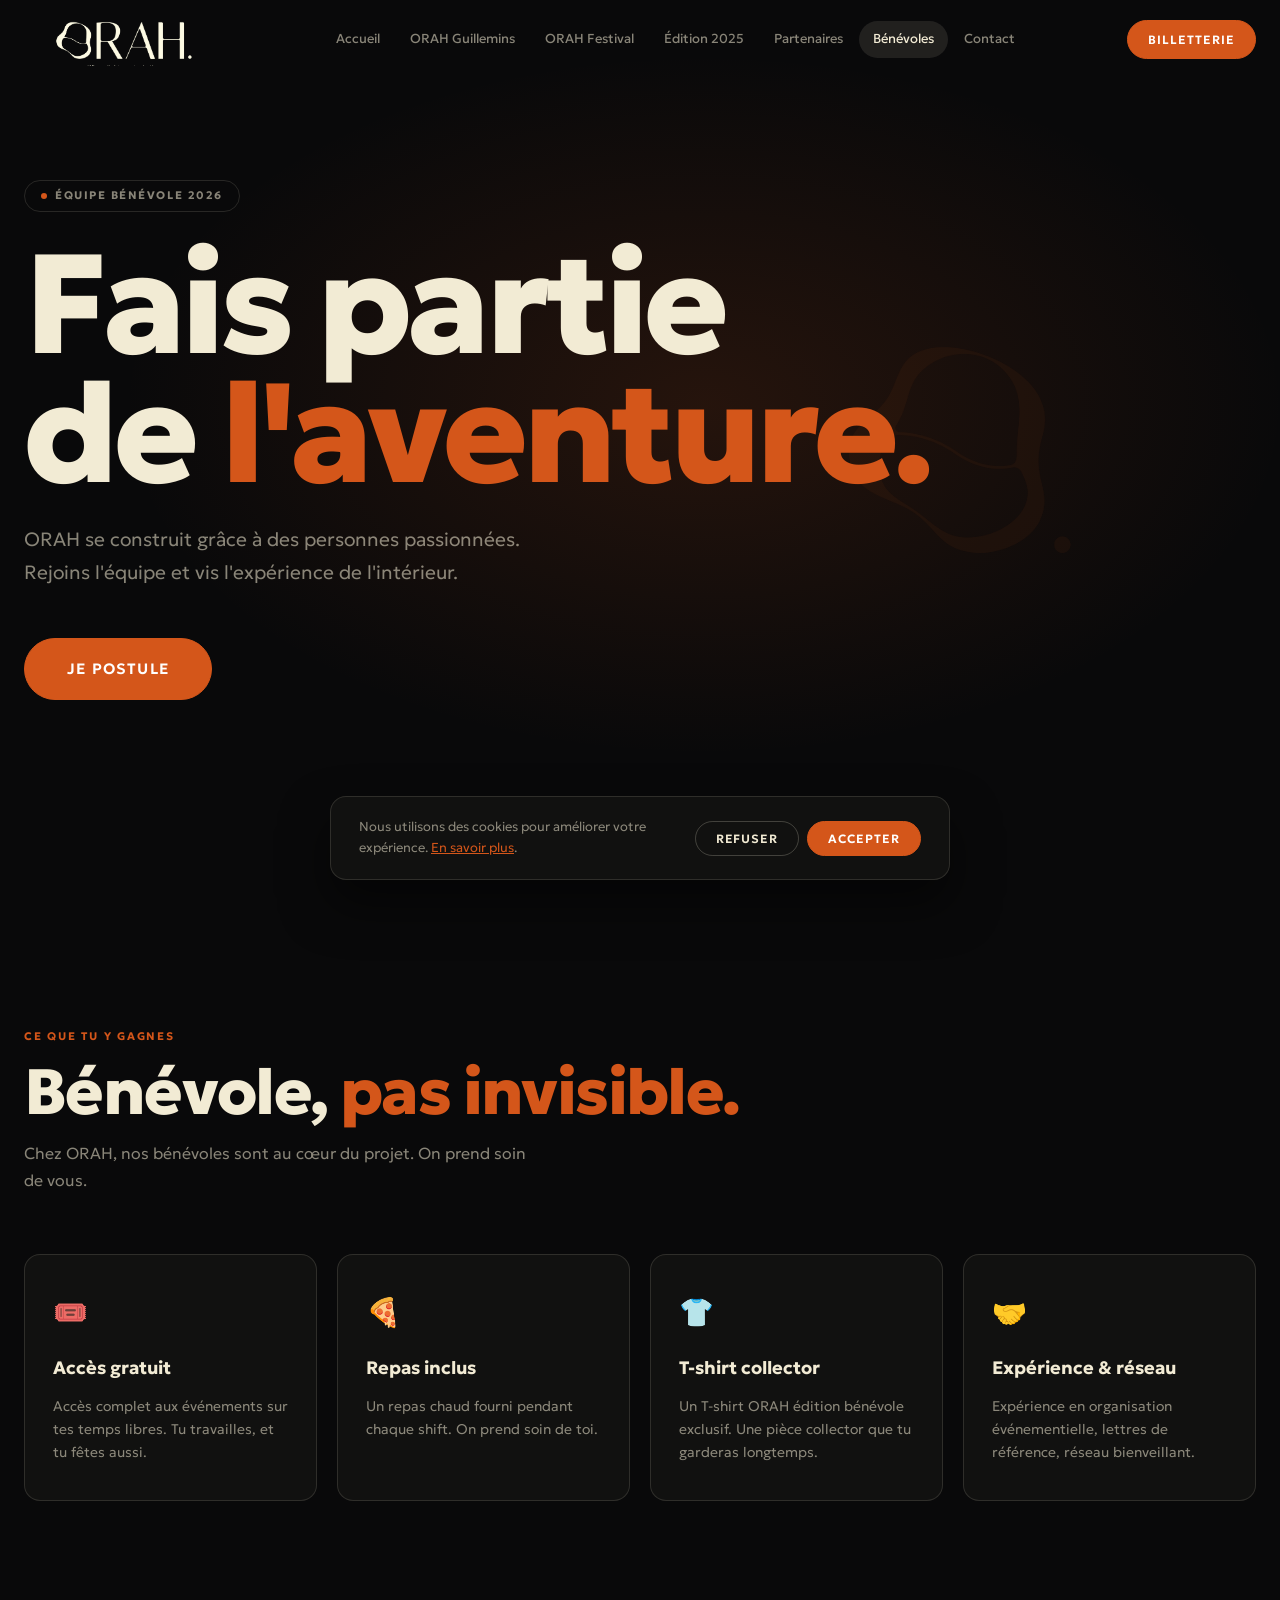
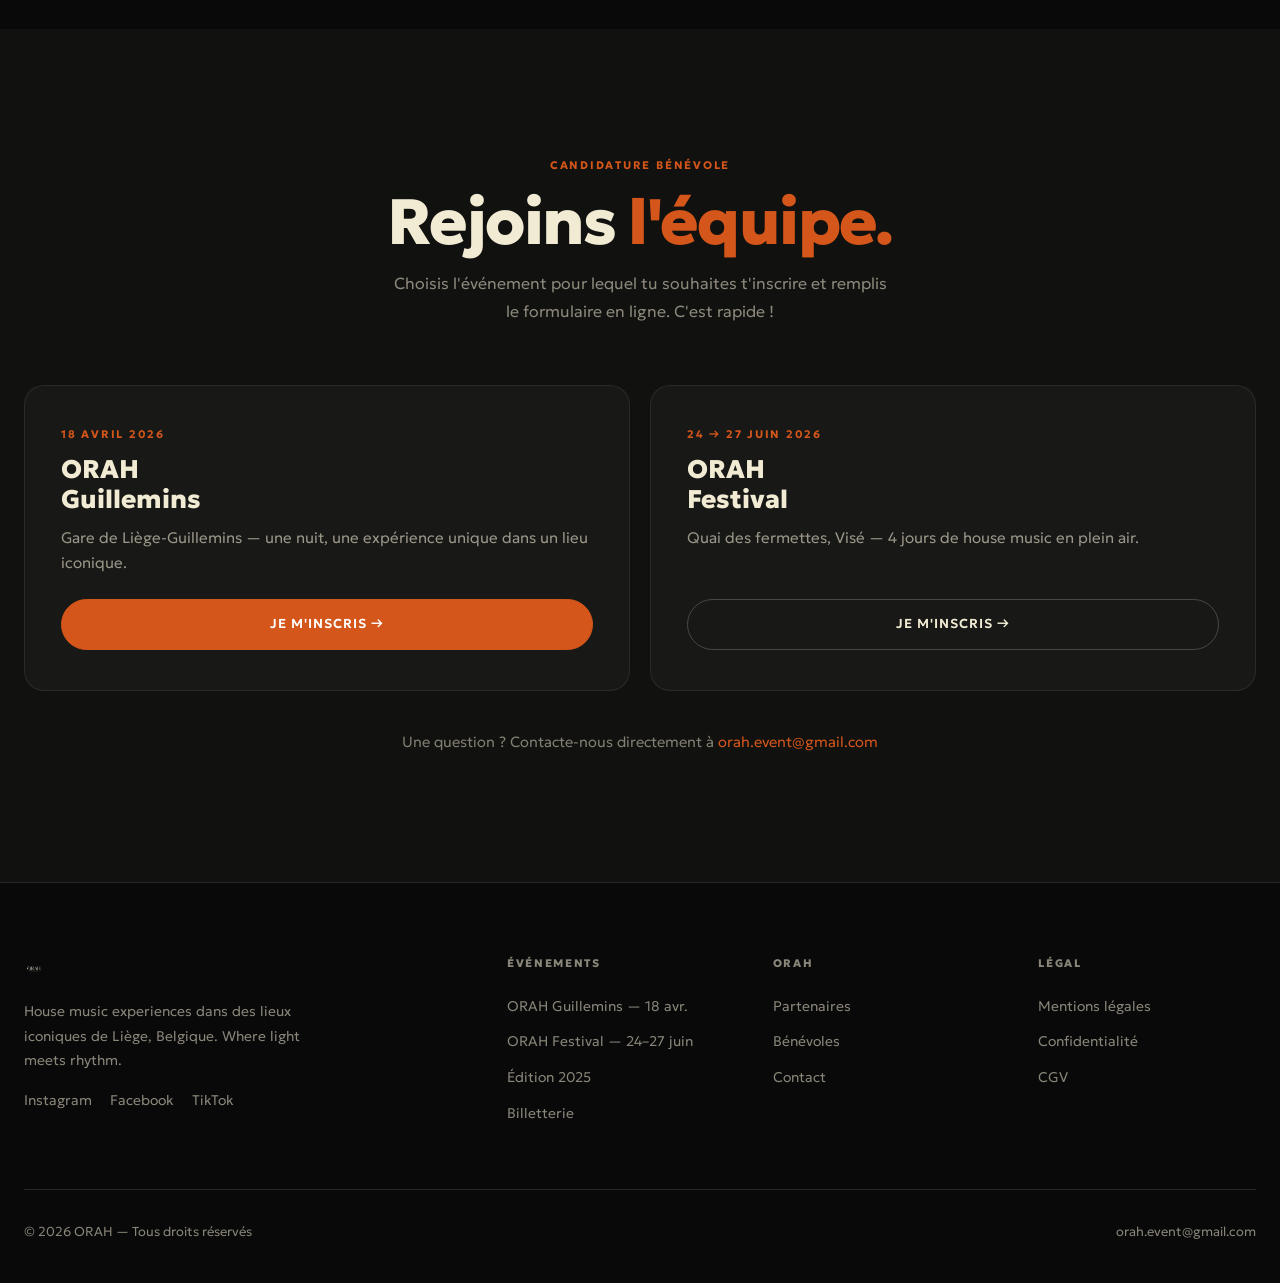
<file: benevoles.html>
<!DOCTYPE html>
<html lang="fr">
<head>
  <meta charset="UTF-8">
  <meta name="viewport" content="width=device-width, initial-scale=1.0">
  <title>Bénévoles — Rejoins l'équipe ORAH 2026</title>
  <meta name="description" content="Rejoins l'équipe bénévole ORAH 2026. Accès gratuit aux événements, ambiance formidable, expérience enrichissante. Postule maintenant pour ORAH Guillemins et ORAH Festival.">
  <meta property="og:title" content="Bénévoles ORAH 2026 — Rejoins l'équipe">
  <meta property="og:description" content="Fais partie de l'aventure ORAH de l'intérieur. Accès gratuit, bonne ambiance, expérience enrichissante.">
  <meta property="og:type" content="website">
  <link rel="canonical" href="https://orah-event.com/benevoles.html">
  <link rel="icon" type="image/png" href="assets/logos/Monogramme_orange_.png">
  <link rel="stylesheet" href="css/main.css">
</head>
<body>

<!-- HEADER -->
<header class="site-header">
  <div class="header-inner">
    <a href="index.html" class="header-logo">
      <img src="assets/logos/Logo_primaire_creme_.png" alt="ORAH">
    </a>
    <nav class="main-nav">
      <a href="index.html">Accueil</a>
      <a href="guillemins.html">ORAH Guillemins</a>
      <a href="festival.html">ORAH Festival</a>
      <a href="edition-2025.html">Édition 2025</a>
      <a href="partenaires.html">Partenaires</a>
      <a href="benevoles.html" class="active">Bénévoles</a>
      <a href="contact.html">Contact</a>
    </nav>
    <div class="header-actions">
      <a href="https://www.orah-event.com" class="btn btn-primary btn-sm" target="_blank" rel="noopener">Billetterie</a>
      <button class="hamburger" aria-label="Menu"><span></span><span></span><span></span></button>
    </div>
  </div>
</header>
<nav class="mobile-nav">
  <a href="index.html">Accueil</a>
  <a href="guillemins.html">ORAH Guillemins</a>
  <a href="festival.html">ORAH Festival</a>
  <a href="edition-2025.html">Édition 2025</a>
  <a href="partenaires.html">Partenaires</a>
  <a href="benevoles.html">Bénévoles</a>
  <a href="contact.html">Contact</a>
  <a href="https://www.orah-event.com" class="btn btn-primary mt40" target="_blank" rel="noopener">Billetterie →</a>
</nav>

<!-- HERO -->
<section class="hero">
  <div class="hero-glow"></div>
  <img src="assets/logos/Monogramme_orange_.png" alt="" class="hero-blob" aria-hidden="true">
  <div class="wrap hero-content">
    <div class="eyebrow">
      <span class="eyebrow-dot"></span>
      <span class="eyebrow-text">Équipe bénévole 2026</span>
    </div>
    <h1 class="disp-1 hero-title">
      Fais partie<br>de <span class="text-orange">l'aventure.</span>
    </h1>
    <p class="body-lg hero-sub">
      ORAH se construit grâce à des personnes passionnées.<br>
      Rejoins l'équipe et vis l'expérience de l'intérieur.
    </p>
    <div class="btn-group">
      <a href="#postuler" class="btn btn-primary btn-lg">Je postule</a>
    </div>
  </div>
</section>

<!-- BÉNÉFICES -->
<section class="section">
  <div class="wrap">
    <div class="sec-head reveal">
      <span class="label">Ce que tu y gagnes</span>
      <h2 class="disp-3">Bénévole, <span class="text-orange">pas invisible.</span></h2>
      <p>Chez ORAH, nos bénévoles sont au cœur du projet. On prend soin de vous.</p>
    </div>
    <div class="grid-4">
      <div class="pillar reveal rd1">
        <div class="pillar-icon">🎟️</div>
        <div class="pillar-title">Accès gratuit</div>
        <p class="pillar-desc">Accès complet aux événements sur tes temps libres. Tu travailles, et tu fêtes aussi.</p>
      </div>
      <div class="pillar reveal rd2">
        <div class="pillar-icon">🍕</div>
        <div class="pillar-title">Repas inclus</div>
        <p class="pillar-desc">Un repas chaud fourni pendant chaque shift. On prend soin de toi.</p>
      </div>
      <div class="pillar reveal rd3">
        <div class="pillar-icon">👕</div>
        <div class="pillar-title">T-shirt collector</div>
        <p class="pillar-desc">Un T-shirt ORAH édition bénévole exclusif. Une pièce collector que tu garderas longtemps.</p>
      </div>
      <div class="pillar reveal rd4">
        <div class="pillar-icon">🤝</div>
        <div class="pillar-title">Expérience & réseau</div>
        <p class="pillar-desc">Expérience en organisation événementielle, lettres de référence, réseau bienveillant.</p>
      </div>
    </div>
  </div>
</section>

<!-- FORMULAIRES D'INSCRIPTION -->
<section class="section bg-alt" id="postuler">
  <div class="wrap">
    <div class="sec-head sec-head-center reveal">
      <span class="label text-orange">Candidature bénévole</span>
      <h2 class="disp-3 mt16">Rejoins <span class="text-orange">l'équipe.</span></h2>
      <p style="max-width:500px; margin-inline:auto;">Choisis l'événement pour lequel tu souhaites t'inscrire et remplis le formulaire en ligne. C'est rapide !</p>
    </div>

    <div class="grid-2 reveal mt40">

      <!-- Guillemins -->
      <div style="background:rgba(255,255,255,0.03); border:1px solid rgba(255,255,255,0.08); border-radius:20px; padding:40px 36px; display:flex; flex-direction:column; gap:24px;">
        <div>
          <span class="label text-orange" style="margin-bottom:12px; display:block;">18 Avril 2026</span>
          <div style="font-size:1.6rem; font-weight:800; color:var(--cream); line-height:1.15; margin-bottom:12px;">ORAH<br>Guillemins</div>
          <p style="color:rgba(242,235,212,0.6); font-size:0.95rem; margin:0;">Gare de Liège-Guillemins — une nuit, une expérience unique dans un lieu iconique.</p>
        </div>
        <a href="https://forms.microsoft.com/e/cArCsemYfQ"
           target="_blank" rel="noopener"
           class="btn btn-primary" style="margin-top:auto;">Je m'inscris →</a>
      </div>

      <!-- Festival -->
      <div style="background:rgba(255,255,255,0.03); border:1px solid rgba(255,255,255,0.08); border-radius:20px; padding:40px 36px; display:flex; flex-direction:column; gap:24px;">
        <div>
          <span class="label text-orange" style="margin-bottom:12px; display:block;">24 → 27 Juin 2026</span>
          <div style="font-size:1.6rem; font-weight:800; color:var(--cream); line-height:1.15; margin-bottom:12px;">ORAH<br>Festival</div>
          <p style="color:rgba(242,235,212,0.6); font-size:0.95rem; margin:0;">Quai des fermettes, Visé — 4 jours de house music en plein air.</p>
        </div>
        <a href="https://forms.microsoft.com/e/EG57xmwijY"
           target="_blank" rel="noopener"
           class="btn btn-outline" style="margin-top:auto;">Je m'inscris →</a>
      </div>

    </div>

    <!-- Contact -->
    <div class="reveal mt40" style="text-align:center;">
      <p style="color:rgba(242,235,212,0.5); font-size:0.92rem;">
        Une question ? Contacte-nous directement à <a href="mailto:orah.event@gmail.com" style="color:var(--orange);">orah.event@gmail.com</a>
      </p>
    </div>
  </div>
</section>

<!-- FOOTER -->
<footer class="site-footer">
  <div class="wrap">
    <div class="footer-top">
      <div class="footer-brand">
        <img src="assets/logos/Logo_primaire_creme_.png" alt="ORAH" style="height:28px;">
        <p class="footer-brand-desc">House music experiences dans des lieux iconiques de Liège, Belgique. Where light meets rhythm.</p>
        <div class="footer-socials mt16">
          <a href="https://www.instagram.com/orah_event/" target="_blank" rel="noopener">Instagram</a>
          <a href="https://www.facebook.com/people/ORAH/61573648333720/" target="_blank" rel="noopener">Facebook</a>
          <a href="https://www.tiktok.com/@orahevent" target="_blank" rel="noopener">TikTok</a>
        </div>
      </div>
      <div class="footer-col">
        <h4>Événements</h4>
        <ul>
          <li><a href="guillemins.html">ORAH Guillemins — 18 avr.</a></li>
          <li><a href="festival.html">ORAH Festival — 24–27 juin</a></li>
          <li><a href="edition-2025.html">Édition 2025</a></li>
          <li><a href="https://www.orah-event.com" target="_blank" rel="noopener">Billetterie</a></li>
        </ul>
      </div>
      <div class="footer-col">
        <h4>ORAH</h4>
        <ul>
          <li><a href="partenaires.html">Partenaires</a></li>
          <li><a href="benevoles.html">Bénévoles</a></li>
          <li><a href="contact.html">Contact</a></li>
        </ul>
      </div>
      <div class="footer-col">
        <h4>Légal</h4>
        <ul>
          <li><a href="mentions-legales.html">Mentions légales</a></li>
          <li><a href="mentions-legales.html#confidentialite">Confidentialité</a></li>
          <li><a href="mentions-legales.html#cgv">CGV</a></li>
        </ul>
      </div>
    </div>
    <div class="footer-bottom">
      <span>© 2026 ORAH — Tous droits réservés</span>
      <span>orah.event@gmail.com</span>
    </div>
  </div>
</footer>

<div class="cookie-banner" role="dialog" aria-label="Gestion des cookies">
  <p>Nous utilisons des cookies pour améliorer votre expérience. <a href="mentions-legales.html#cookies">En savoir plus</a>.</p>
  <div class="cookie-actions">
    <button class="btn btn-sm btn-outline cookie-decline">Refuser</button>
    <button class="btn btn-sm btn-primary cookie-accept">Accepter</button>
  </div>
</div>

<script src="js/main.js"></script>
</body>
</html>
</file>
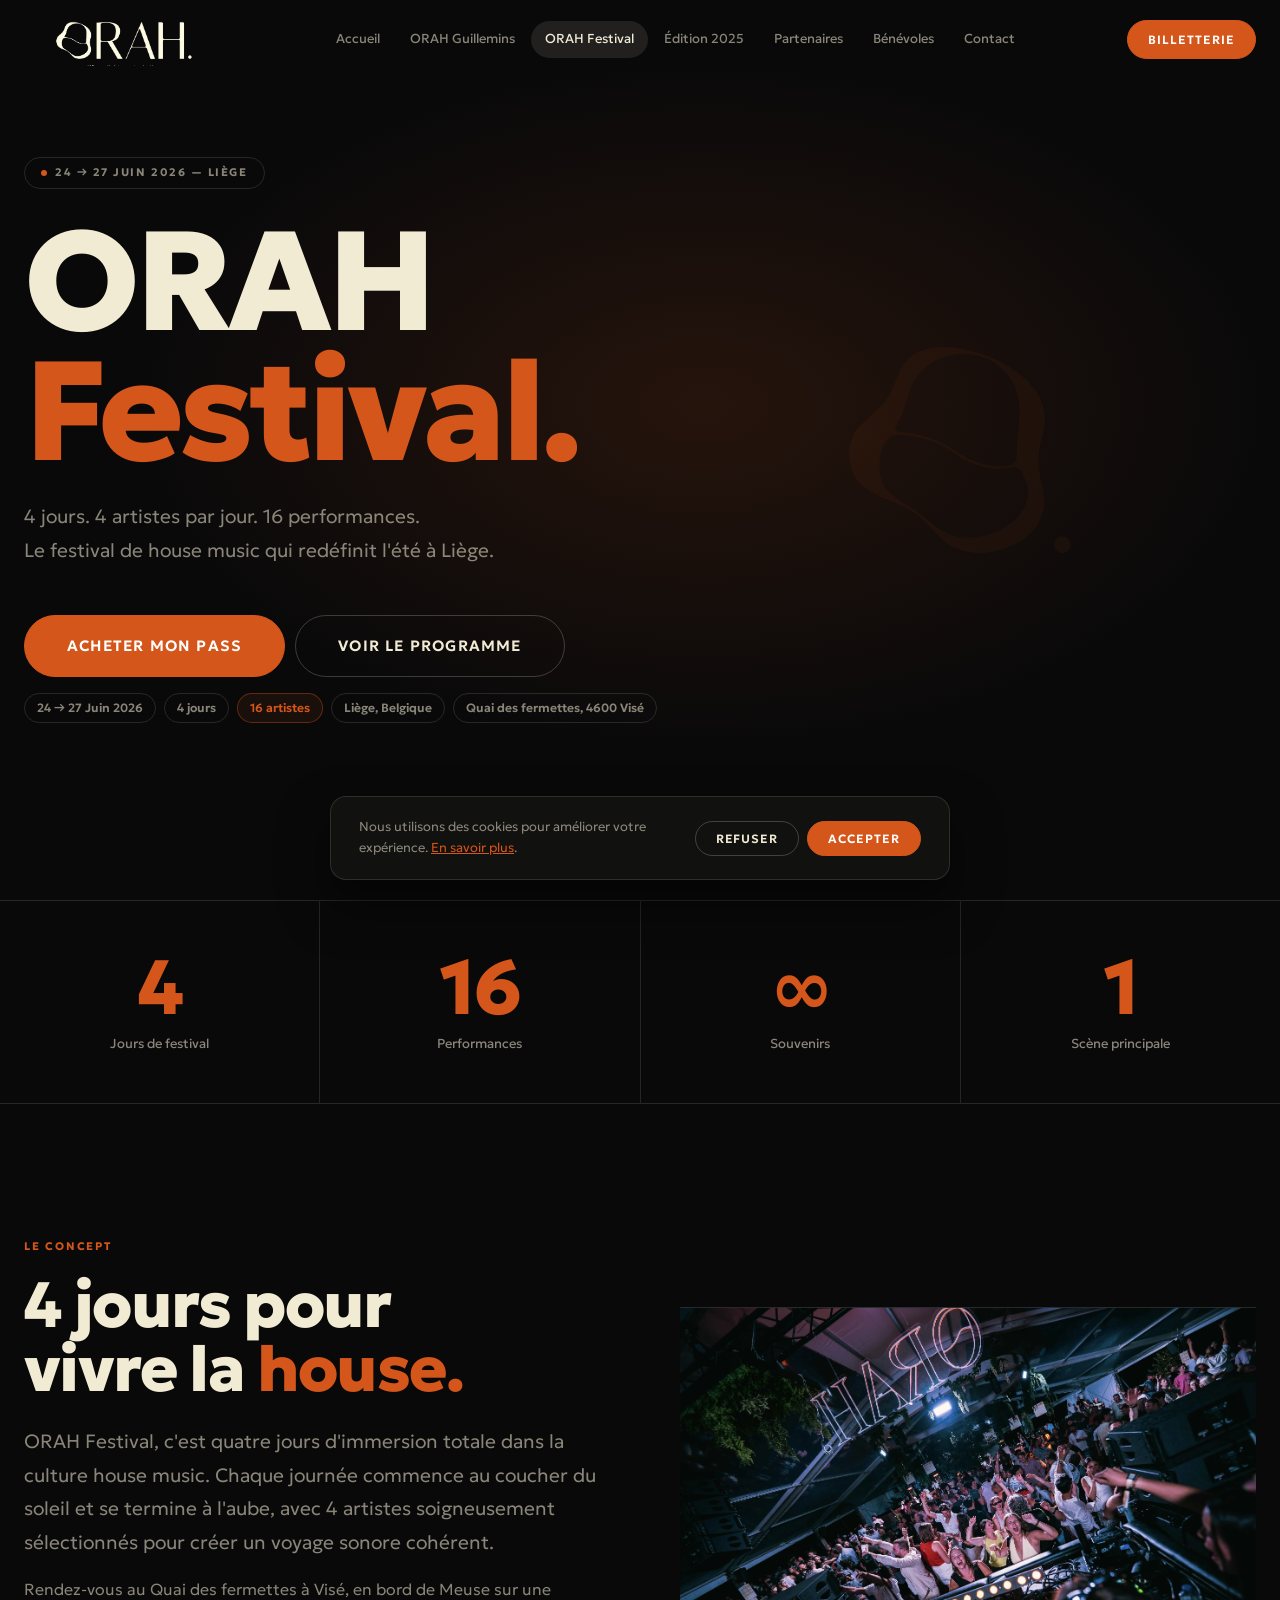
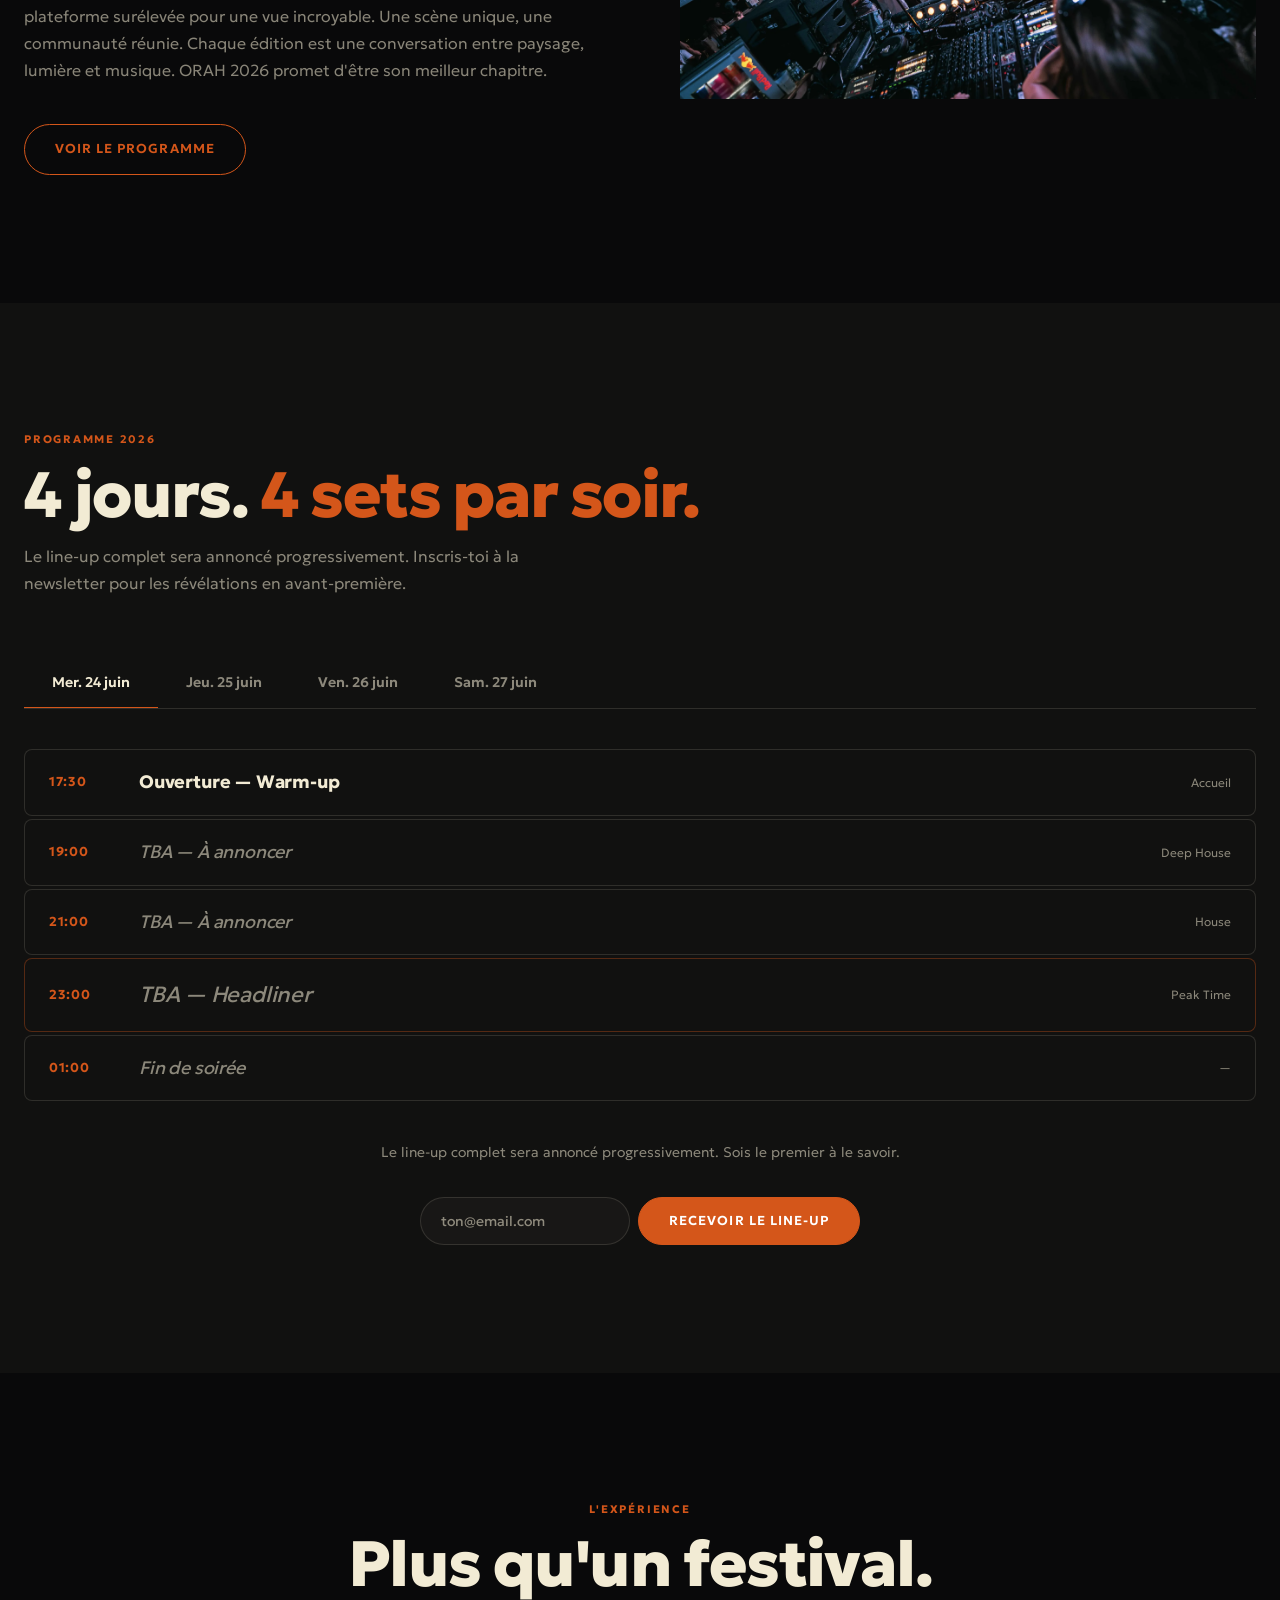
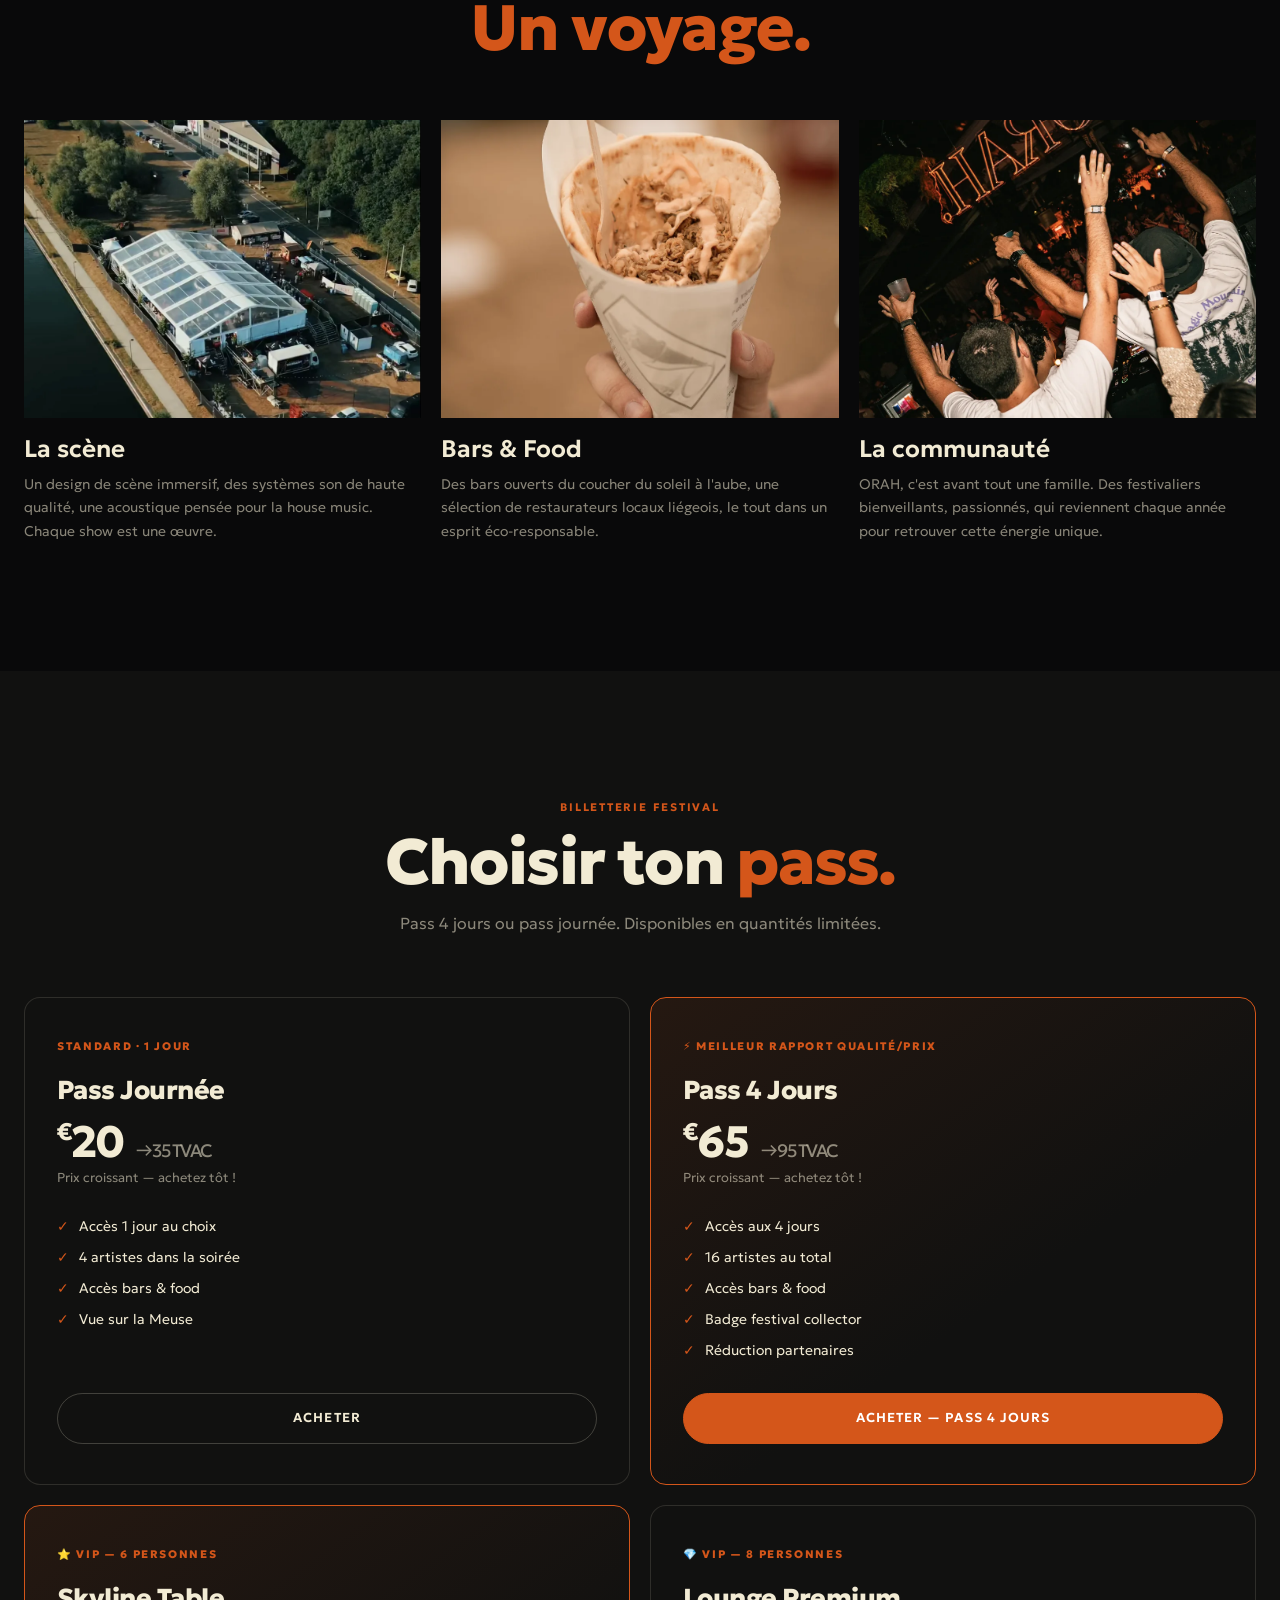
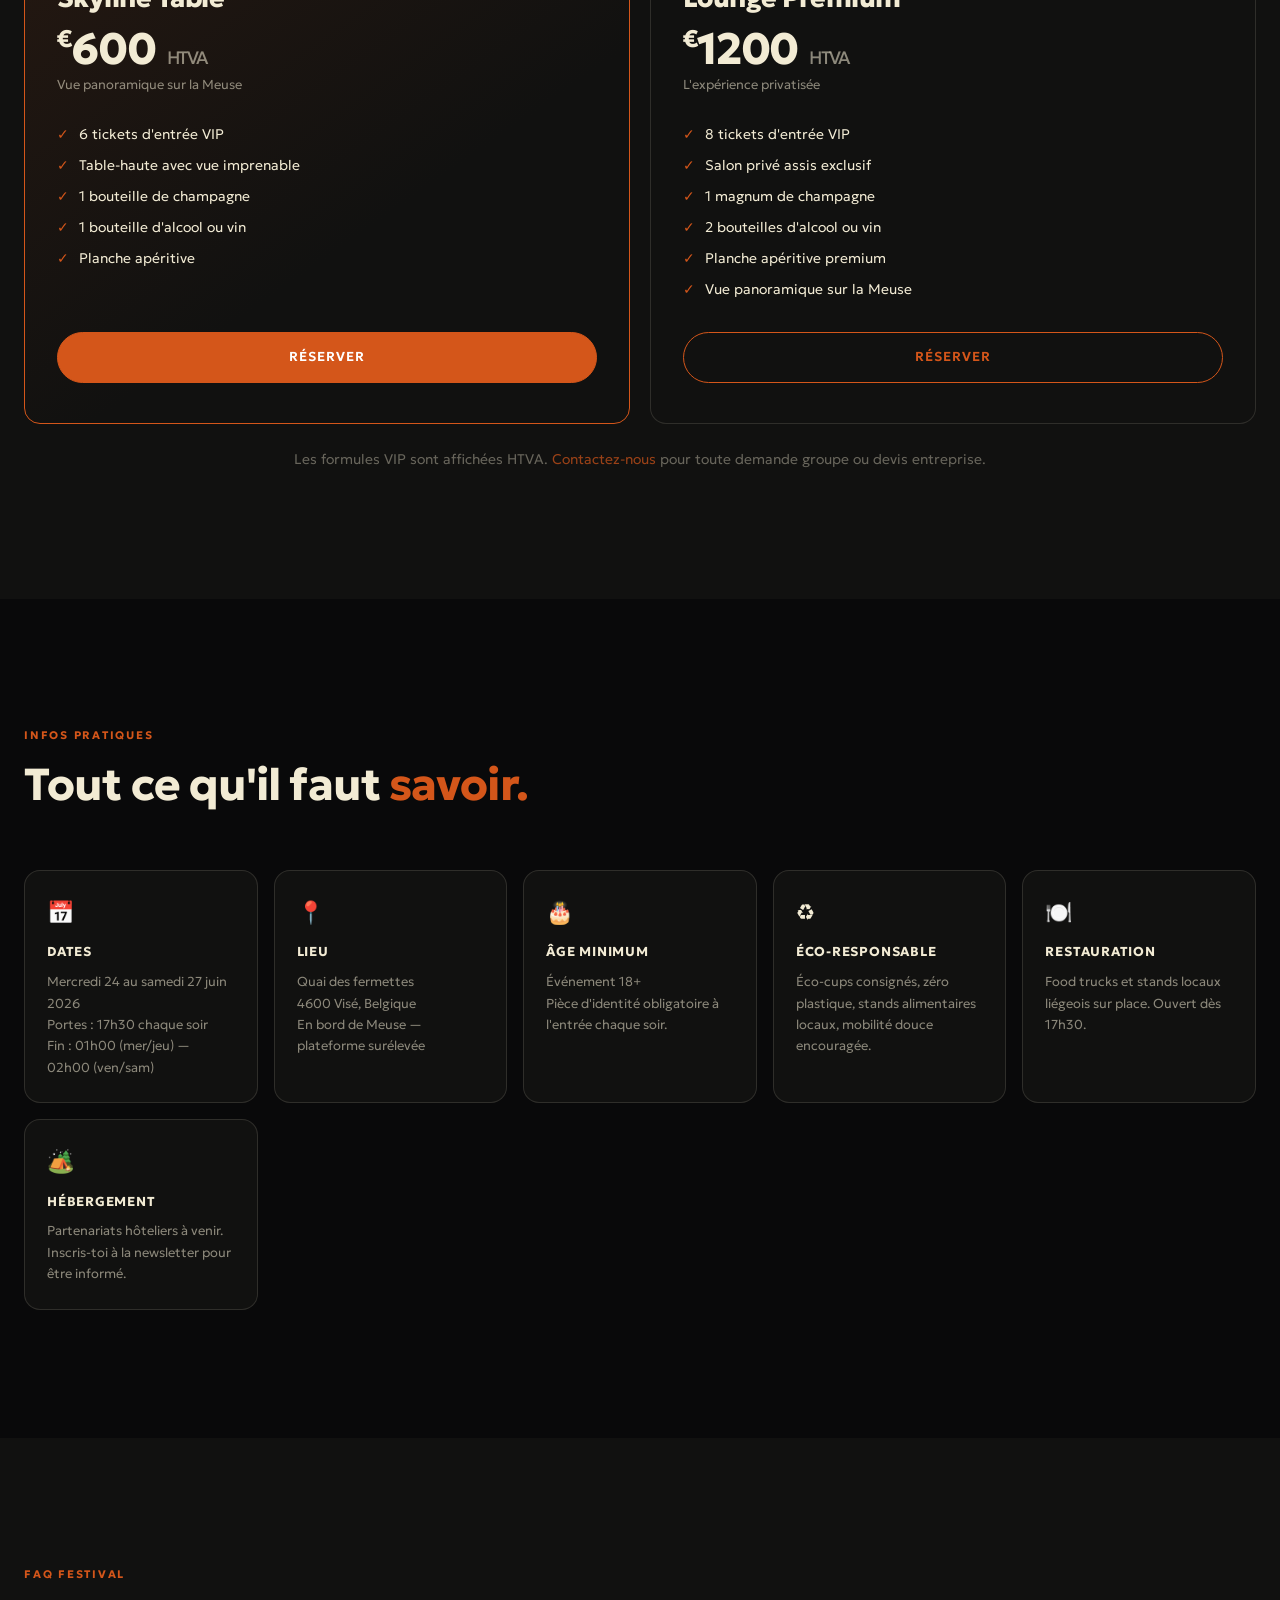
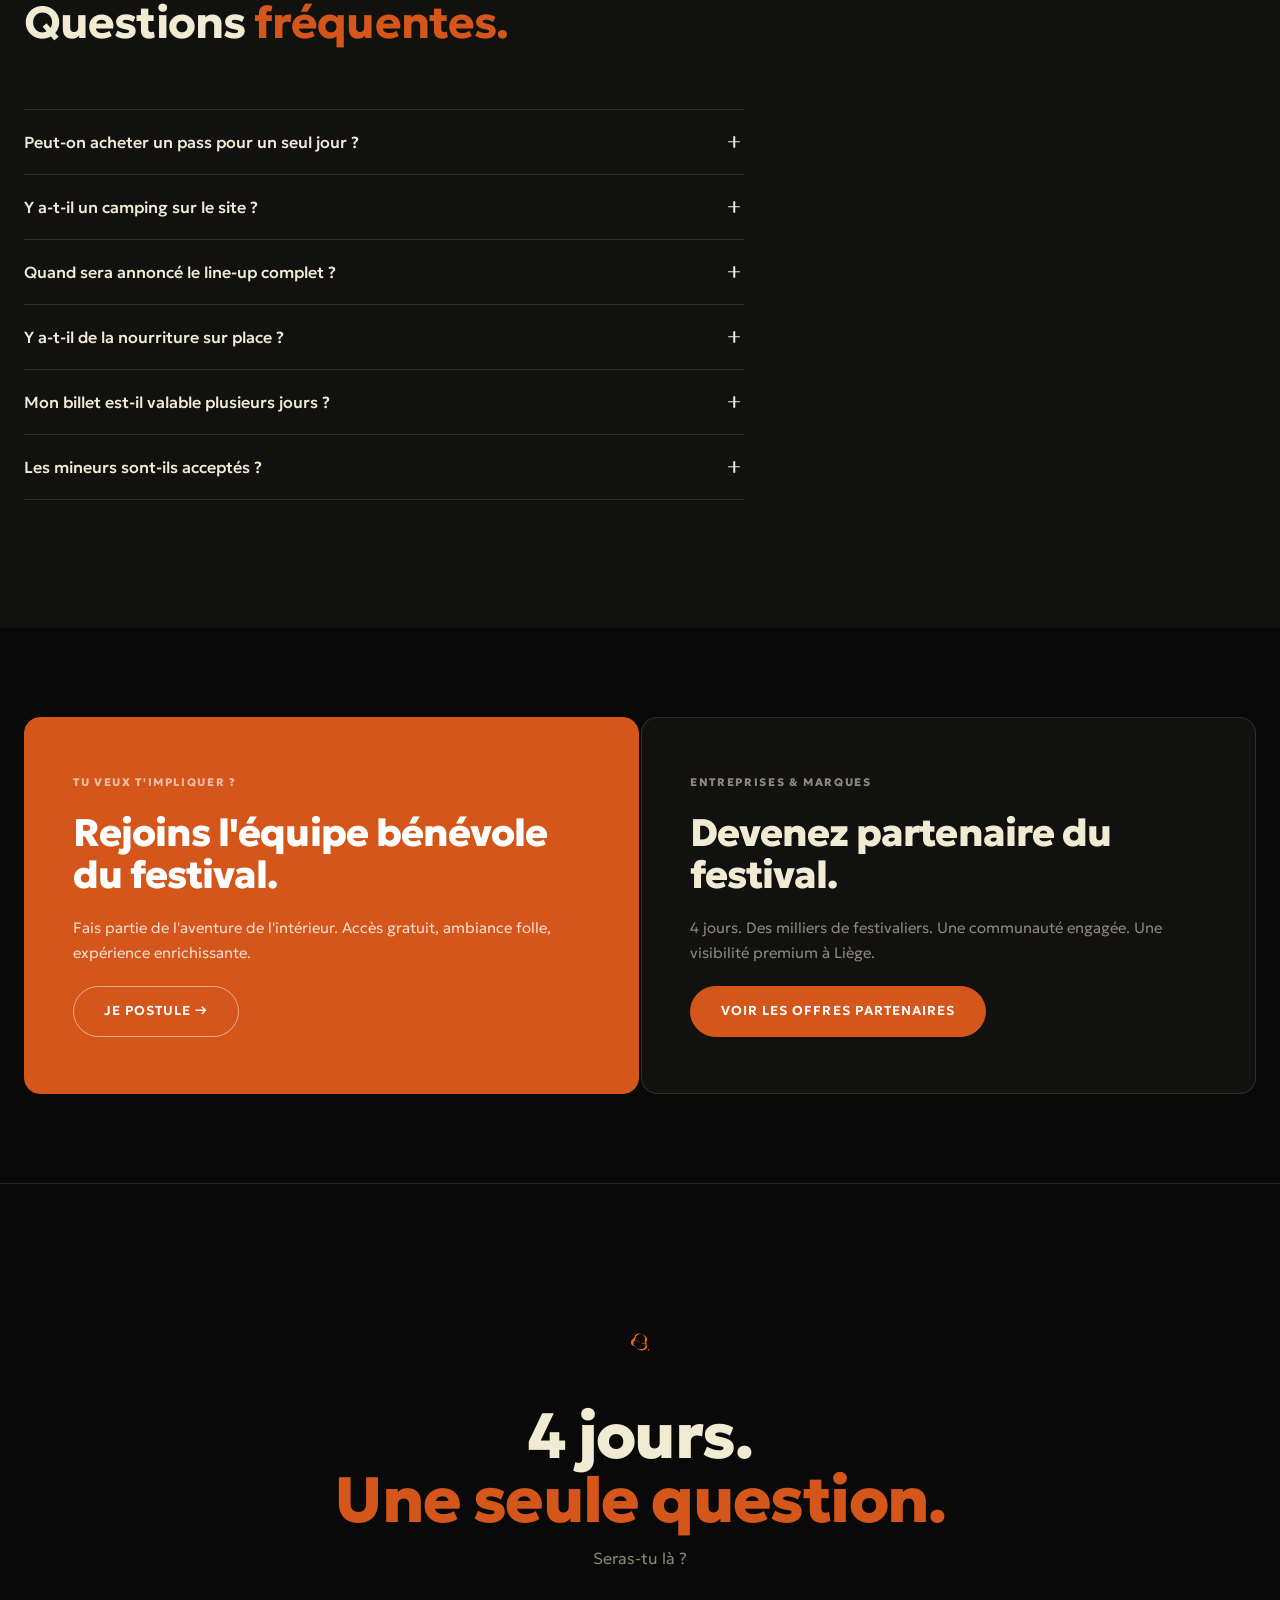
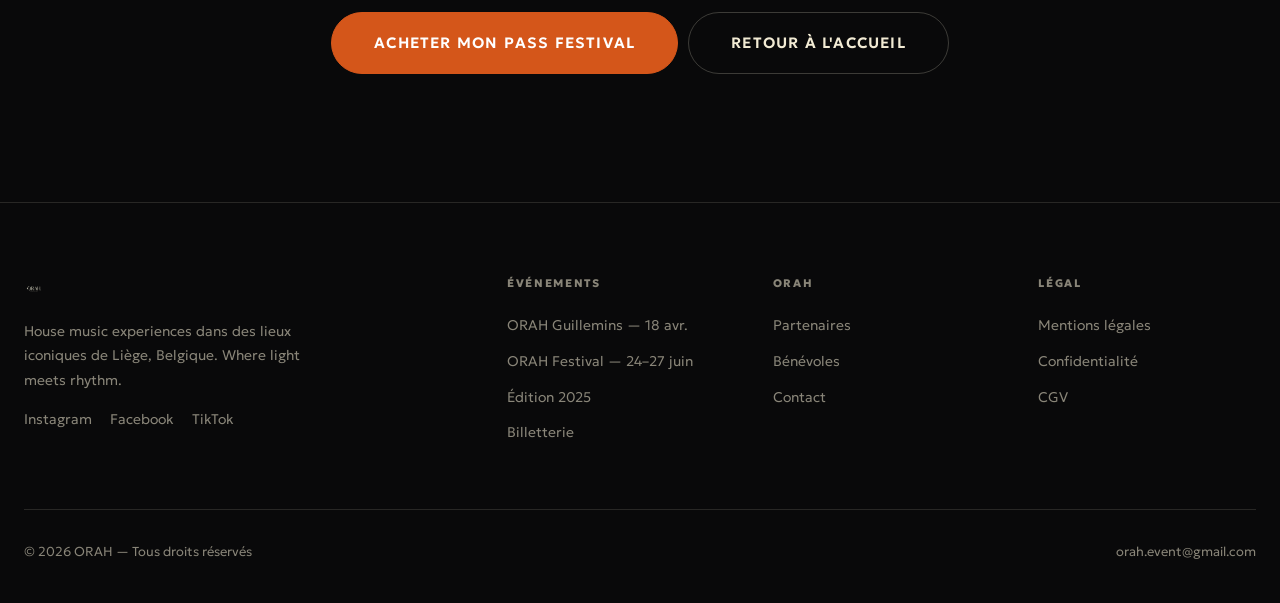
<file: festival.html>
<!DOCTYPE html>
<html lang="fr">
<head>
  <meta charset="UTF-8">
  <meta name="viewport" content="width=device-width, initial-scale=1.0">
  <title>ORAH Festival — 24–27 juin 2026 | Liège</title>
  <meta name="description" content="ORAH Festival 2026 — 4 jours, 4 artistes par jour, 16 performances. 24 au 27 juin 2026 à Liège, Belgique. Le festival de house music de l'été.">
  <meta property="og:title" content="ORAH Festival — 24–27 juin 2026">
  <meta property="og:description" content="4 jours. 4 artistes par jour. 16 performances. Le festival house music de l'été à Liège.">
  <meta property="og:type" content="website">
  <meta property="og:image" content="assets/images/og-festival.jpg">
  <link rel="canonical" href="https://orah-event.com/festival.html">
  <link rel="icon" type="image/png" href="assets/logos/Monogramme_orange_.png">
  <link rel="stylesheet" href="css/main.css">
</head>
<body>

<!-- HEADER -->
<header class="site-header">
  <div class="header-inner">
    <a href="index.html" class="header-logo">
      <img src="assets/logos/Logo_primaire_creme_.png" alt="ORAH">
    </a>
    <nav class="main-nav">
      <a href="index.html">Accueil</a>
      <a href="guillemins.html">ORAH Guillemins</a>
      <a href="festival.html" class="active">ORAH Festival</a>
      <a href="edition-2025.html">Édition 2025</a>
      <a href="partenaires.html">Partenaires</a>
      <a href="benevoles.html">Bénévoles</a>
      <a href="contact.html">Contact</a>
    </nav>
    <div class="header-actions">
      <a href="https://shop.paylogic.com/f7c0844286554c8d90c8ad2bafd7b342/orah-festival" class="btn btn-primary btn-sm" target="_blank" rel="noopener">Billetterie</a>
      <button class="hamburger" aria-label="Menu"><span></span><span></span><span></span></button>
    </div>
  </div>
</header>
<nav class="mobile-nav">
  <a href="index.html">Accueil</a>
  <a href="guillemins.html">ORAH Guillemins</a>
  <a href="festival.html">ORAH Festival</a>
  <a href="edition-2025.html">Édition 2025</a>
  <a href="partenaires.html">Partenaires</a>
  <a href="benevoles.html">Bénévoles</a>
  <a href="contact.html">Contact</a>
  <a href="https://shop.paylogic.com/f7c0844286554c8d90c8ad2bafd7b342/orah-festival" class="btn btn-primary mt40" target="_blank" rel="noopener">Billetterie →</a>
</nav>

<!-- HERO -->
<section class="hero">
  <div class="hero-glow"></div>
  <img src="assets/logos/Monogramme_orange_.png" alt="" class="hero-blob" aria-hidden="true">
  <div class="wrap hero-content">
    <div class="eyebrow">
      <span class="eyebrow-dot"></span>
      <span class="eyebrow-text">24 → 27 Juin 2026 — Liège</span>
    </div>
    <h1 class="disp-1 hero-title">
      ORAH<br><span class="text-orange">Festival.</span>
    </h1>
    <p class="body-lg hero-sub">
      4 jours. 4 artistes par jour. 16 performances.<br>
      Le festival de house music qui redéfinit l'été à Liège.
    </p>
    <div class="btn-group">
      <a href="https://shop.paylogic.com/f7c0844286554c8d90c8ad2bafd7b342/orah-festival" class="btn btn-primary btn-lg" target="_blank" rel="noopener">Acheter mon pass</a>
      <a href="#programme" class="btn btn-outline btn-lg">Voir le programme</a>
    </div>
    <div class="gap-chips mt40">
      <span class="chip">24 → 27 Juin 2026</span>
      <span class="chip">4 jours</span>
      <span class="chip chip-orange">16 artistes</span>
      <span class="chip">Liège, Belgique</span>
      <span class="chip">Quai des fermettes, 4600 Visé</span>
    </div>
  </div>
  <div class="scroll-hint" aria-hidden="true">
    <span>Scroll</span>
    <div class="scroll-hint-line"></div>
  </div>
</section>

<!-- STATS -->
<div class="stats-bar">
  <div class="stat">
    <div class="stat-num" data-val="4">4</div>
    <div class="stat-lbl">Jours de festival</div>
  </div>
  <div class="stat">
    <div class="stat-num" data-val="16">16</div>
    <div class="stat-lbl">Performances</div>
  </div>
  <div class="stat">
    <div class="stat-num">∞</div>
    <div class="stat-lbl">Souvenirs</div>
  </div>
  <div class="stat">
    <div class="stat-num">1</div>
    <div class="stat-lbl">Scène principale</div>
  </div>
</div>

<!-- CONCEPT -->
<section class="section">
  <div class="wrap">
    <div class="split-2">
      <div class="reveal">
        <span class="label text-orange">Le concept</span>
        <h2 class="disp-3 mt16">4 jours pour<br>vivre la <span class="text-orange">house.</span></h2>
        <p class="body-lg text-muted mt24">
          ORAH Festival, c'est quatre jours d'immersion totale dans la culture house music. Chaque journée commence au coucher du soleil et se termine à l'aube, avec 4 artistes soigneusement sélectionnés pour créer un voyage sonore cohérent.
        </p>
        <p class="body-md text-muted mt16">
          Rendez-vous au Quai des fermettes à Visé, en bord de Meuse sur une plateforme surélevée pour une vue incroyable. Une scène unique, une communauté réunie. Chaque édition est une conversation entre paysage, lumière et musique. ORAH 2026 promet d'être son meilleur chapitre.
        </p>
        <div class="btn-group mt40">
          <a href="#programme" class="btn btn-outline-o">Voir le programme</a>
        </div>
      </div>
      <div class="reveal rd2" style="overflow:hidden;">
        <img src="assets/images/ORAH FUN.webp"
             alt="ORAH Festival — Ambiance"
             style="width:100%; display:block; object-fit:cover; object-position:center center;"
             loading="lazy">
      </div>
    </div>
  </div>
</section>

<!-- PROGRAMME TABS -->
<section class="section bg-alt" id="programme">
  <div class="wrap" data-tabs>
    <div class="sec-head reveal">
      <span class="label">Programme 2026</span>
      <h2 class="disp-3">4 jours. <span class="text-orange">4 sets par soir.</span></h2>
      <p>Le line-up complet sera annoncé progressivement. Inscris-toi à la newsletter pour les révélations en avant-première.</p>
    </div>

    <div class="tab-nav reveal">
      <button class="tab-btn active">Mer. 24 juin</button>
      <button class="tab-btn">Jeu. 25 juin</button>
      <button class="tab-btn">Ven. 26 juin</button>
      <button class="tab-btn">Sam. 27 juin</button>
    </div>

    <!-- Jour 1 — Mercredi 17h30→1h -->
    <div class="tab-panel active">
      <div class="lineup-day">
        <div class="lineup-slot">
          <span class="lineup-slot-time">17:30</span>
          <span class="lineup-slot-name">Ouverture — Warm-up</span>
          <span class="lineup-slot-tag">Accueil</span>
        </div>
        <div class="lineup-slot tba">
          <span class="lineup-slot-time">19:00</span>
          <span class="lineup-slot-name">TBA — À annoncer</span>
          <span class="lineup-slot-tag">Deep House</span>
        </div>
        <div class="lineup-slot tba">
          <span class="lineup-slot-time">21:00</span>
          <span class="lineup-slot-name">TBA — À annoncer</span>
          <span class="lineup-slot-tag">House</span>
        </div>
        <div class="lineup-slot tba headliner">
          <span class="lineup-slot-time">23:00</span>
          <span class="lineup-slot-name">TBA — Headliner</span>
          <span class="lineup-slot-tag">Peak Time</span>
        </div>
        <div class="lineup-slot tba">
          <span class="lineup-slot-time">01:00</span>
          <span class="lineup-slot-name">Fin de soirée</span>
          <span class="lineup-slot-tag">—</span>
        </div>
      </div>
    </div>

    <!-- Jour 2 — Jeudi 17h30→1h -->
    <div class="tab-panel">
      <div class="lineup-day">
        <div class="lineup-slot">
          <span class="lineup-slot-time">17:30</span>
          <span class="lineup-slot-name">Ouverture — Warm-up</span>
          <span class="lineup-slot-tag">Accueil</span>
        </div>
        <div class="lineup-slot tba">
          <span class="lineup-slot-time">19:00</span>
          <span class="lineup-slot-name">TBA — À annoncer</span>
          <span class="lineup-slot-tag">Afro House</span>
        </div>
        <div class="lineup-slot tba">
          <span class="lineup-slot-time">21:00</span>
          <span class="lineup-slot-name">TBA — À annoncer</span>
          <span class="lineup-slot-tag">Melodic</span>
        </div>
        <div class="lineup-slot tba headliner">
          <span class="lineup-slot-time">23:00</span>
          <span class="lineup-slot-name">TBA — Headliner</span>
          <span class="lineup-slot-tag">Peak Time</span>
        </div>
        <div class="lineup-slot tba">
          <span class="lineup-slot-time">01:00</span>
          <span class="lineup-slot-name">Fin de soirée</span>
          <span class="lineup-slot-tag">—</span>
        </div>
      </div>
    </div>

    <!-- Jour 3 — Vendredi 17h30→2h -->
    <div class="tab-panel">
      <div class="lineup-day">
        <div class="lineup-slot">
          <span class="lineup-slot-time">17:30</span>
          <span class="lineup-slot-name">Ouverture — Warm-up</span>
          <span class="lineup-slot-tag">Accueil</span>
        </div>
        <div class="lineup-slot tba">
          <span class="lineup-slot-time">19:00</span>
          <span class="lineup-slot-name">TBA — À annoncer</span>
          <span class="lineup-slot-tag">Organic House</span>
        </div>
        <div class="lineup-slot tba">
          <span class="lineup-slot-time">21:00</span>
          <span class="lineup-slot-name">TBA — À annoncer</span>
          <span class="lineup-slot-tag">House / Live</span>
        </div>
        <div class="lineup-slot tba headliner">
          <span class="lineup-slot-time">23:00</span>
          <span class="lineup-slot-name">TBA — Headliner</span>
          <span class="lineup-slot-tag">Peak Time</span>
        </div>
        <div class="lineup-slot tba">
          <span class="lineup-slot-time">02:00</span>
          <span class="lineup-slot-name">Fin de soirée</span>
          <span class="lineup-slot-tag">—</span>
        </div>
      </div>
    </div>

    <!-- Jour 4 — Samedi 17h30→2h -->
    <div class="tab-panel">
      <div class="lineup-day">
        <div class="lineup-slot">
          <span class="lineup-slot-time">17:30</span>
          <span class="lineup-slot-name">Ouverture — Warm-up</span>
          <span class="lineup-slot-tag">Accueil</span>
        </div>
        <div class="lineup-slot tba">
          <span class="lineup-slot-time">19:00</span>
          <span class="lineup-slot-name">TBA — À annoncer</span>
          <span class="lineup-slot-tag">Deep House</span>
        </div>
        <div class="lineup-slot tba">
          <span class="lineup-slot-time">21:00</span>
          <span class="lineup-slot-name">TBA — À annoncer</span>
          <span class="lineup-slot-tag">House</span>
        </div>
        <div class="lineup-slot tba headliner">
          <span class="lineup-slot-time">23:00</span>
          <span class="lineup-slot-name">TBA — Grand Closing</span>
          <span class="lineup-slot-tag">Grand Finale</span>
        </div>
        <div class="lineup-slot tba">
          <span class="lineup-slot-time">02:00</span>
          <span class="lineup-slot-name">Fin du festival</span>
          <span class="lineup-slot-tag">—</span>
        </div>
      </div>
    </div>

    <div class="mt40 reveal" style="text-align:center;">
      <p class="body-sm mb24">Le line-up complet sera annoncé progressivement. Sois le premier à le savoir.</p>
      <form class="newsletter-form" style="justify-content:center;" action="#" method="post">
        <input type="email" name="email" placeholder="ton@email.com" required>
        <button type="submit" class="btn btn-primary">Recevoir le line-up</button>
      </form>
    </div>
  </div>
</section>

<!-- EXPÉRIENCE -->
<section class="section">
  <div class="wrap">
    <div class="sec-head sec-head-center reveal">
      <span class="label">L'expérience</span>
      <h2 class="disp-3">Plus qu'un festival.<br><span class="text-orange">Un voyage.</span></h2>
    </div>
    <div class="grid-3">
      <div class="reveal rd1">
        <div class="mb16 rd1" style="overflow:hidden;">
          <img src="assets/images/LA SCENE.webp"
               alt="La scène ORAH Festival"
               style="width:100%; aspect-ratio:4/3; object-fit:cover; display:block;"
               loading="lazy">
        </div>
        <h3 class="h3">La scène</h3>
        <p class="body-sm mt8">Un design de scène immersif, des systèmes son de haute qualité, une acoustique pensée pour la house music. Chaque show est une œuvre.</p>
      </div>
      <div class="reveal rd2">
        <div class="mb16 rd1" style="overflow:hidden;">
          <img src="assets/images/FOOD.webp"
               alt="Bars & Food ORAH Festival"
               style="width:100%; aspect-ratio:4/3; object-fit:cover; display:block;"
               loading="lazy">
        </div>
        <h3 class="h3">Bars & Food</h3>
        <p class="body-sm mt8">Des bars ouverts du coucher du soleil à l'aube, une sélection de restaurateurs locaux liégeois, le tout dans un esprit éco-responsable.</p>
      </div>
      <div class="reveal rd3">
        <div class="mb16 rd1" style="overflow:hidden;">
          <img src="assets/images/COMMUNAUTE.webp"
               alt="La communauté ORAH Festival"
               style="width:100%; aspect-ratio:4/3; object-fit:cover; display:block;"
               loading="lazy">
        </div>
        <h3 class="h3">La communauté</h3>
        <p class="body-sm mt8">ORAH, c'est avant tout une famille. Des festivaliers bienveillants, passionnés, qui reviennent chaque année pour retrouver cette énergie unique.</p>
      </div>
    </div>
  </div>
</section>

<!-- TICKETS -->
<section class="section bg-alt" id="billetterie">
  <div class="wrap">
    <div class="sec-head sec-head-center reveal">
      <span class="label">Billetterie Festival</span>
      <h2 class="disp-3">Choisir ton <span class="text-orange">pass.</span></h2>
      <p>Pass 4 jours ou pass journée. Disponibles en quantités limitées.</p>
    </div>
    <div class="grid-2" style="margin-bottom:20px;">
      <div class="ticket-card reveal rd1">
        <div class="ticket-type-lbl">Standard · 1 Jour</div>
        <div class="ticket-type">Pass Journée</div>
        <div class="ticket-price"><sup>€</sup>20 <small>→ 35 TVAC</small></div>
        <p class="ticket-tagline">Prix croissant — achetez tôt !</p>
        <ul class="ticket-features">
          <li>Accès 1 jour au choix</li>
          <li>4 artistes dans la soirée</li>
          <li>Accès bars & food</li>
          <li>Vue sur la Meuse</li>
        </ul>
        <a href="https://shop.paylogic.com/f7c0844286554c8d90c8ad2bafd7b342/orah-festival" class="btn btn-outline" target="_blank" rel="noopener">Acheter</a>
      </div>

      <div class="ticket-card featured reveal rd2">
        <div class="ticket-type-lbl">⚡ Meilleur rapport qualité/prix</div>
        <div class="ticket-type">Pass 4 Jours</div>
        <div class="ticket-price"><sup>€</sup>65 <small>→ 95 TVAC</small></div>
        <p class="ticket-tagline">Prix croissant — achetez tôt !</p>
        <ul class="ticket-features">
          <li>Accès aux 4 jours</li>
          <li>16 artistes au total</li>
          <li>Accès bars & food</li>
          <li>Badge festival collector</li>
          <li>Réduction partenaires</li>
        </ul>
        <a href="https://shop.paylogic.com/f7c0844286554c8d90c8ad2bafd7b342/orah-festival" class="btn btn-primary" target="_blank" rel="noopener">Acheter — Pass 4 jours</a>
      </div>
    </div>

    <div class="grid-2">
      <!-- Skyline Table VIP -->
      <div class="ticket-card featured reveal rd3">
        <div class="ticket-type-lbl">⭐ VIP — 6 personnes</div>
        <div class="ticket-type">Skyline Table</div>
        <div class="ticket-price"><sup>€</sup>600 <small>HTVA</small></div>
        <p class="ticket-tagline">Vue panoramique sur la Meuse</p>
        <ul class="ticket-features">
          <li>6 tickets d'entrée VIP</li>
          <li>Table-haute avec vue imprenable</li>
          <li>1 bouteille de champagne</li>
          <li>1 bouteille d'alcool ou vin</li>
          <li>Planche apéritive</li>
        </ul>
        <a href="https://shop.paylogic.com/f7c0844286554c8d90c8ad2bafd7b342/orah-festival" class="btn btn-primary" target="_blank" rel="noopener">Réserver</a>
      </div>

      <!-- Lounge Premium VIP -->
      <div class="ticket-card reveal rd4">
        <div class="ticket-type-lbl">💎 VIP — 8 personnes</div>
        <div class="ticket-type">Lounge Premium</div>
        <div class="ticket-price"><sup>€</sup>1200 <small>HTVA</small></div>
        <p class="ticket-tagline">L'expérience privatisée</p>
        <ul class="ticket-features">
          <li>8 tickets d'entrée VIP</li>
          <li>Salon privé assis exclusif</li>
          <li>1 magnum de champagne</li>
          <li>2 bouteilles d'alcool ou vin</li>
          <li>Planche apéritive premium</li>
          <li>Vue panoramique sur la Meuse</li>
        </ul>
        <a href="https://shop.paylogic.com/f7c0844286554c8d90c8ad2bafd7b342/orah-festival" class="btn btn-outline-o" target="_blank" rel="noopener">Réserver</a>
      </div>
    </div>
    <p class="body-sm text-muted mt24" style="text-align:center; opacity:0.7;">Les formules VIP sont affichées HTVA. <a href="mailto:orah.event@gmail.com" style="color:var(--orange);">Contactez-nous</a> pour toute demande groupe ou devis entreprise.</p>
  </div>
</section>

<!-- INFOS PRATIQUES -->
<section class="section" id="pratique">
  <div class="wrap">
    <div class="sec-head reveal">
      <span class="label">Infos pratiques</span>
      <h2 class="h1">Tout ce qu'il faut <span class="text-orange">savoir.</span></h2>
    </div>
    <div class="info-grid reveal">
      <div class="info-card">
        <div class="info-icon">📅</div>
        <div class="info-title">Dates</div>
        <p class="info-text">Mercredi 24 au samedi 27 juin 2026<br>Portes : 17h30 chaque soir<br>Fin : 01h00 (mer/jeu) — 02h00 (ven/sam)</p>
      </div>
      <div class="info-card">
        <div class="info-icon">📍</div>
        <div class="info-title">Lieu</div>
        <p class="info-text">Quai des fermettes<br>4600 Visé, Belgique<br>En bord de Meuse — plateforme surélevée</p>
      </div>
      <div class="info-card">
        <div class="info-icon">🎂</div>
        <div class="info-title">Âge minimum</div>
        <p class="info-text">Événement 18+<br>Pièce d'identité obligatoire à l'entrée chaque soir.</p>
      </div>
      <div class="info-card">
        <div class="info-icon">♻️</div>
        <div class="info-title">Éco-responsable</div>
        <p class="info-text">Éco-cups consignés, zéro plastique, stands alimentaires locaux, mobilité douce encouragée.</p>
      </div>
      <div class="info-card">
        <div class="info-icon">🍽️</div>
        <div class="info-title">Restauration</div>
        <p class="info-text">Food trucks et stands locaux liégeois sur place. Ouvert dès 17h30.</p>
      </div>
      <div class="info-card">
        <div class="info-icon">🏕️</div>
        <div class="info-title">Hébergement</div>
        <p class="info-text">Partenariats hôteliers à venir. Inscris-toi à la newsletter pour être informé.</p>
      </div>
    </div>
  </div>
</section>

<!-- FAQ -->
<section class="section bg-alt" id="faq">
  <div class="wrap">
    <div class="sec-head reveal">
      <span class="label">FAQ Festival</span>
      <h2 class="h1">Questions <span class="text-orange">fréquentes.</span></h2>
    </div>
    <div style="max-width:720px;">
      <div class="faq reveal">
        <div class="faq-item">
          <button class="faq-q">Peut-on acheter un pass pour un seul jour ? <span class="faq-icon"></span></button>
          <div class="faq-a"><div class="faq-a-inner">Oui, des pass 1 jour seront disponibles. Le pass 4 jours offre cependant le meilleur rapport qualité/prix avec accès aux 16 performances.</div></div>
        </div>
        <div class="faq-item">
          <button class="faq-q">Y a-t-il un camping sur le site ? <span class="faq-icon"></span></button>
          <div class="faq-a"><div class="faq-a-inner">Des informations sur les options d'hébergement partenaires seront communiquées prochainement. Inscris-toi à la newsletter pour être informé en priorité.</div></div>
        </div>
        <div class="faq-item">
          <button class="faq-q">Quand sera annoncé le line-up complet ? <span class="faq-icon"></span></button>
          <div class="faq-a"><div class="faq-a-inner">Le line-up sera révélé progressivement sur nos réseaux sociaux et via la newsletter. Les abonnés newsletter reçoivent les annonces en avant-première.</div></div>
        </div>
        <div class="faq-item">
          <button class="faq-q">Y a-t-il de la nourriture sur place ? <span class="faq-icon"></span></button>
          <div class="faq-a"><div class="faq-a-inner">Oui, des stands food & beverage seront présents avec une sélection de restaurateurs locaux liégeois. Ouvert dès 17h30 chaque soir du festival.</div></div>
        </div>
        <div class="faq-item">
          <button class="faq-q">Mon billet est-il valable plusieurs jours ? <span class="faq-icon"></span></button>
          <div class="faq-a"><div class="faq-a-inner">Le pass 4 jours est valable les 4 soirs du festival. Le pass journée ne donne accès qu'au soir choisi lors de l'achat. Un bracelet vous sera remis à l'entrée.</div></div>
        </div>
        <div class="faq-item">
          <button class="faq-q">Les mineurs sont-ils acceptés ? <span class="faq-icon"></span></button>
          <div class="faq-a"><div class="faq-a-inner">L'événement est strictement réservé aux 18+. Une pièce d'identité est vérifiée à l'entrée chaque soir.</div></div>
        </div>
      </div>
    </div>
  </div>
</section>

<!-- CALLOUTS -->
<section class="section-sm">
  <div class="wrap">
    <div class="callout-row reveal">
      <div class="callout callout-orange">
        <div class="callout-lbl">Tu veux t'impliquer ?</div>
        <h3 class="callout-title">Rejoins l'équipe bénévole du festival.</h3>
        <p class="callout-desc">Fais partie de l'aventure de l'intérieur. Accès gratuit, ambiance folle, expérience enrichissante.</p>
        <div><a href="benevoles.html" class="btn btn-outline">Je postule →</a></div>
      </div>
      <div class="callout">
        <div class="callout-lbl">Entreprises & marques</div>
        <h3 class="callout-title">Devenez partenaire du festival.</h3>
        <p class="callout-desc">4 jours. Des milliers de festivaliers. Une communauté engagée. Une visibilité premium à Liège.</p>
        <div><a href="partenaires.html" class="btn btn-primary">Voir les offres partenaires</a></div>
      </div>
    </div>
  </div>
</section>

<!-- CTA FINAL -->
<section class="cta-block">
  <div class="wrap">
    <img src="assets/logos/Monogramme_orange_.png" alt="" style="height:60px; margin:0 auto 32px;" aria-hidden="true">
    <h2 class="disp-3">4 jours.<br><span class="text-orange">Une seule question.</span></h2>
    <p>Seras-tu là ?</p>
    <div class="btn-group" style="justify-content:center;">
      <a href="https://shop.paylogic.com/f7c0844286554c8d90c8ad2bafd7b342/orah-festival" class="btn btn-primary btn-lg" target="_blank" rel="noopener">Acheter mon pass festival</a>
      <a href="index.html" class="btn btn-outline btn-lg">Retour à l'accueil</a>
    </div>
  </div>
</section>

<!-- FOOTER -->
<footer class="site-footer">
  <div class="wrap">
    <div class="footer-top">
      <div class="footer-brand">
        <img src="assets/logos/Logo_primaire_creme_.png" alt="ORAH" style="height:28px;">
        <p class="footer-brand-desc">House music experiences dans des lieux iconiques de Liège, Belgique. Where light meets rhythm.</p>
        <div class="footer-socials mt16">
          <a href="https://www.instagram.com/orah_event/" target="_blank" rel="noopener">Instagram</a>
          <a href="https://www.facebook.com/people/ORAH/61573648333720/" target="_blank" rel="noopener">Facebook</a>
          <a href="https://www.tiktok.com/@orahevent" target="_blank" rel="noopener">TikTok</a>
        </div>
      </div>
      <div class="footer-col">
        <h4>Événements</h4>
        <ul>
          <li><a href="guillemins.html">ORAH Guillemins — 18 avr.</a></li>
          <li><a href="festival.html">ORAH Festival — 24–27 juin</a></li>
          <li><a href="edition-2025.html">Édition 2025</a></li>
          <li><a href="https://shop.paylogic.com/f7c0844286554c8d90c8ad2bafd7b342/orah-festival" target="_blank" rel="noopener">Billetterie</a></li>
        </ul>
      </div>
      <div class="footer-col">
        <h4>ORAH</h4>
        <ul>
          <li><a href="partenaires.html">Partenaires</a></li>
          <li><a href="benevoles.html">Bénévoles</a></li>
          <li><a href="contact.html">Contact</a></li>
        </ul>
      </div>
      <div class="footer-col">
        <h4>Légal</h4>
        <ul>
          <li><a href="mentions-legales.html">Mentions légales</a></li>
          <li><a href="mentions-legales.html#confidentialite">Confidentialité</a></li>
          <li><a href="mentions-legales.html#cgv">CGV</a></li>
        </ul>
      </div>
    </div>
    <div class="footer-bottom">
      <span>© 2026 ORAH — Tous droits réservés</span>
      <span>orah.event@gmail.com</span>
    </div>
  </div>
</footer>

<div class="cookie-banner" role="dialog" aria-label="Gestion des cookies">
  <p>Nous utilisons des cookies pour améliorer votre expérience. <a href="mentions-legales.html#cookies">En savoir plus</a>.</p>
  <div class="cookie-actions">
    <button class="btn btn-sm btn-outline cookie-decline">Refuser</button>
    <button class="btn btn-sm btn-primary cookie-accept">Accepter</button>
  </div>
</div>

<script src="js/main.js"></script>
</body>
</html>
</file>
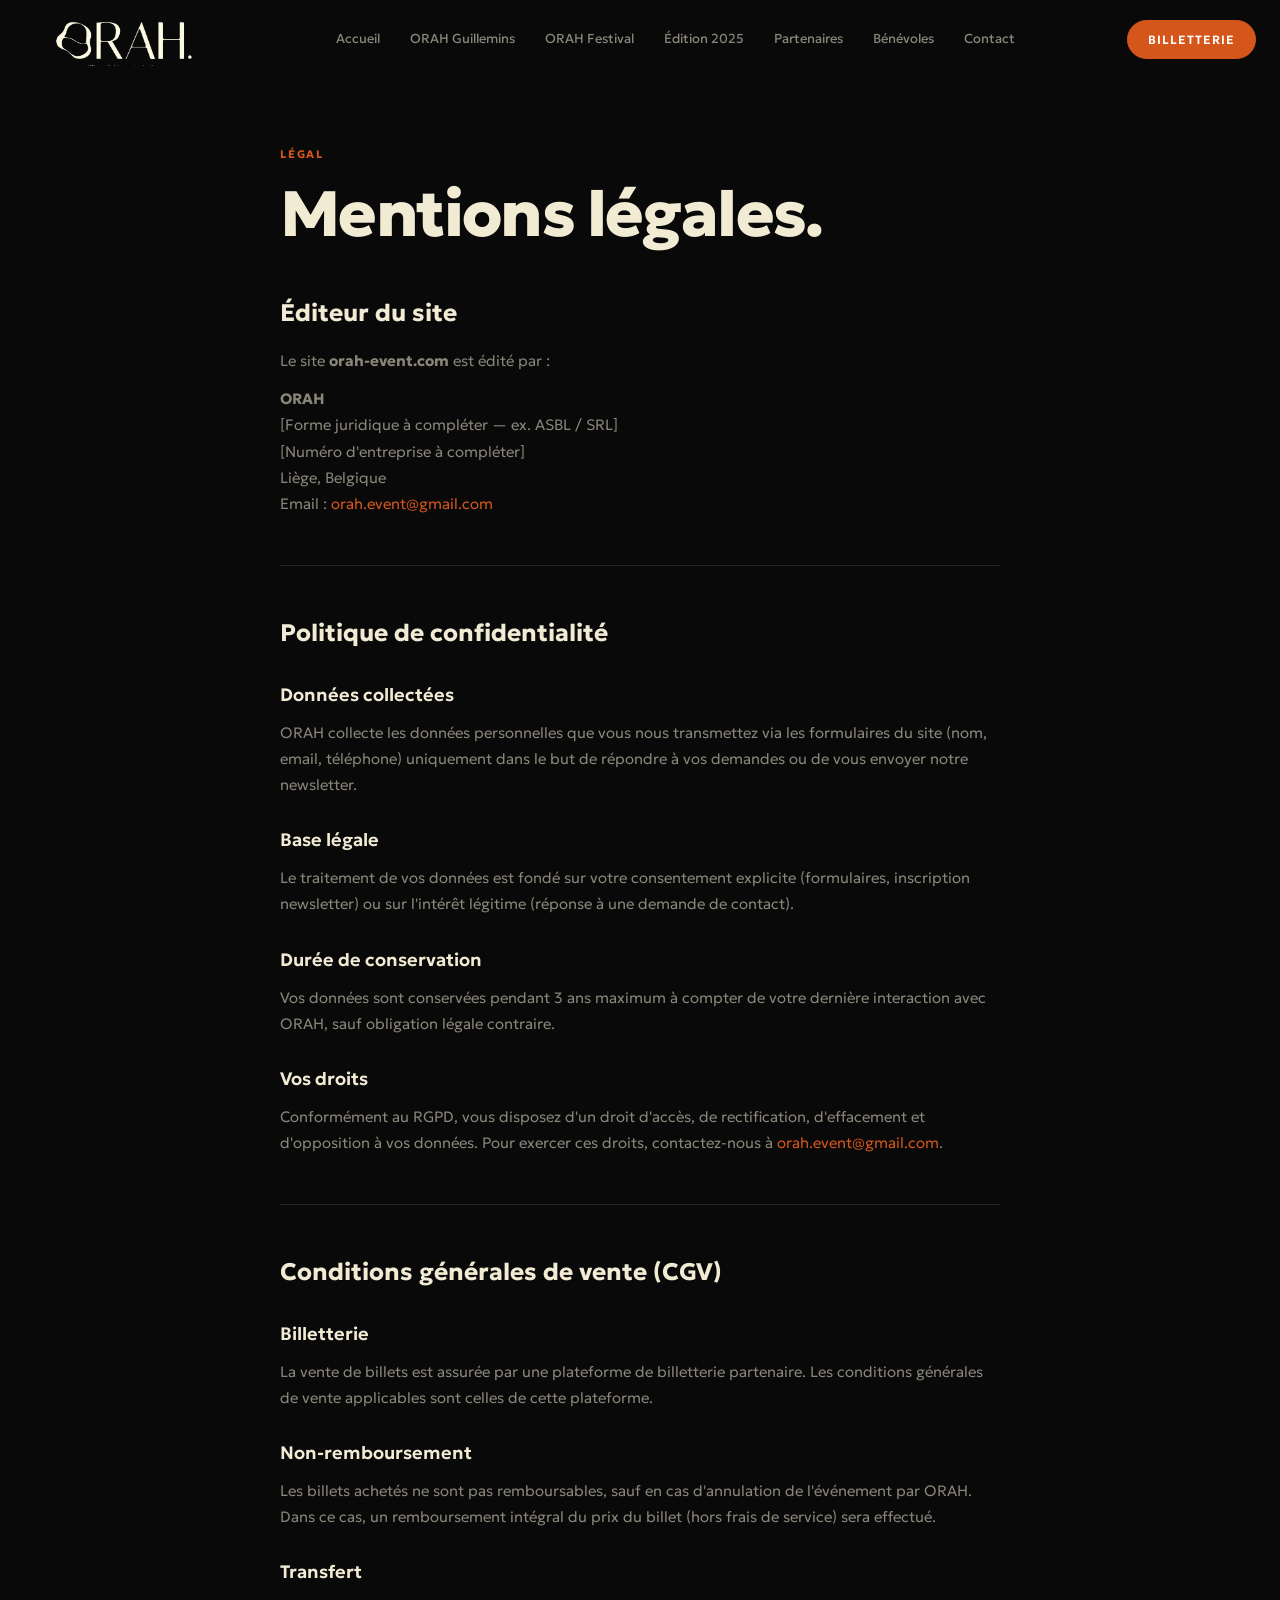
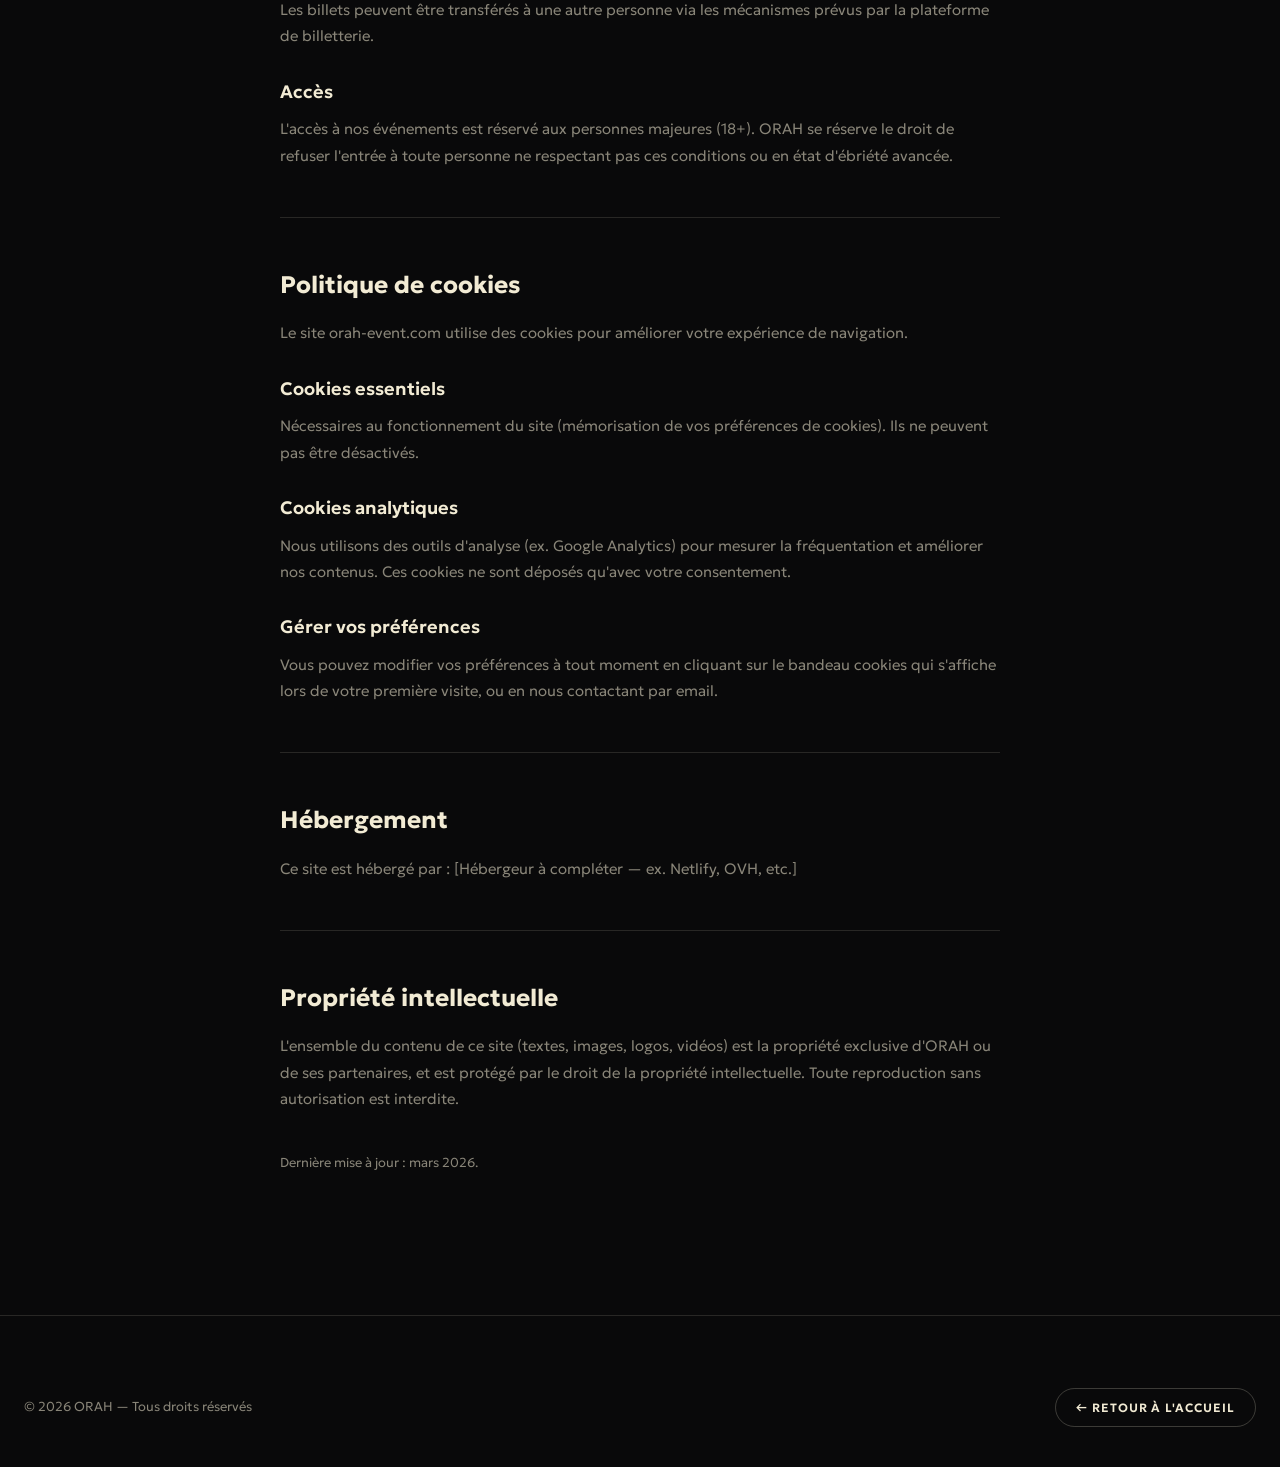
<file: mentions-legales.html>
<!DOCTYPE html>
<html lang="fr">
<head>
  <meta charset="UTF-8">
  <meta name="viewport" content="width=device-width, initial-scale=1.0">
  <title>Mentions légales — ORAH</title>
  <meta name="robots" content="noindex">
  <link rel="icon" type="image/png" href="assets/logos/Monogramme_orange_.png">
  <link rel="stylesheet" href="css/main.css">
  <style>
    .legal-body { max-width: 720px; margin-inline: auto; }
    .legal-body h2 { font-size: 24px; font-weight: 700; margin-top: 48px; margin-bottom: 16px; padding-top: 48px; border-top: 1px solid var(--border); }
    .legal-body h2:first-of-type { border-top: none; padding-top: 0; }
    .legal-body h3 { font-size: 18px; font-weight: 600; margin-top: 28px; margin-bottom: 10px; }
    .legal-body p, .legal-body li { font-size: 15px; color: var(--cream-muted); line-height: 1.75; margin-bottom: 12px; }
    .legal-body ul { list-style: disc; padding-left: 20px; }
    .legal-body a { color: var(--orange); }
  </style>
</head>
<body>
<header class="site-header">
  <div class="header-inner">
    <a href="index.html" class="header-logo"><img src="assets/logos/Logo_primaire_creme_.png" alt="ORAH"></a>
    <nav class="main-nav">
      <a href="index.html">Accueil</a>
      <a href="guillemins.html">ORAH Guillemins</a>
      <a href="festival.html">ORAH Festival</a>
      <a href="edition-2025.html">Édition 2025</a>
      <a href="partenaires.html">Partenaires</a>
      <a href="benevoles.html">Bénévoles</a>
      <a href="contact.html">Contact</a>
    </nav>
    <div class="header-actions">
      <a href="https://www.orah-event.com" class="btn btn-primary btn-sm" target="_blank" rel="noopener">Billetterie</a>
      <button class="hamburger" aria-label="Menu"><span></span><span></span><span></span></button>
    </div>
  </div>
</header>
<nav class="mobile-nav">
  <a href="index.html">Accueil</a><a href="guillemins.html">ORAH Guillemins</a><a href="festival.html">ORAH Festival</a>
  <a href="edition-2025.html">Édition 2025</a><a href="partenaires.html">Partenaires</a><a href="benevoles.html">Bénévoles</a>
  <a href="contact.html">Contact</a>
</nav>

<section class="section" style="padding-top:calc(var(--nav-h) + 60px);">
  <div class="wrap">
    <div class="legal-body">
      <span class="label text-orange">Légal</span>
      <h1 class="disp-3 mt16 mb40">Mentions légales.</h1>

      <h2>Éditeur du site</h2>
      <p>Le site <strong>orah-event.com</strong> est édité par :</p>
      <p>
        <strong>ORAH</strong><br>
        [Forme juridique à compléter — ex. ASBL / SRL]<br>
        [Numéro d'entreprise à compléter]<br>
        Liège, Belgique<br>
        Email : <a href="mailto:orah.event@gmail.com">orah.event@gmail.com</a>
      </p>

      <h2 id="confidentialite">Politique de confidentialité</h2>
      <h3>Données collectées</h3>
      <p>ORAH collecte les données personnelles que vous nous transmettez via les formulaires du site (nom, email, téléphone) uniquement dans le but de répondre à vos demandes ou de vous envoyer notre newsletter.</p>
      <h3>Base légale</h3>
      <p>Le traitement de vos données est fondé sur votre consentement explicite (formulaires, inscription newsletter) ou sur l'intérêt légitime (réponse à une demande de contact).</p>
      <h3>Durée de conservation</h3>
      <p>Vos données sont conservées pendant 3 ans maximum à compter de votre dernière interaction avec ORAH, sauf obligation légale contraire.</p>
      <h3>Vos droits</h3>
      <p>Conformément au RGPD, vous disposez d'un droit d'accès, de rectification, d'effacement et d'opposition à vos données. Pour exercer ces droits, contactez-nous à <a href="mailto:orah.event@gmail.com">orah.event@gmail.com</a>.</p>

      <h2 id="cgv">Conditions générales de vente (CGV)</h2>
      <h3>Billetterie</h3>
      <p>La vente de billets est assurée par une plateforme de billetterie partenaire. Les conditions générales de vente applicables sont celles de cette plateforme.</p>
      <h3>Non-remboursement</h3>
      <p>Les billets achetés ne sont pas remboursables, sauf en cas d'annulation de l'événement par ORAH. Dans ce cas, un remboursement intégral du prix du billet (hors frais de service) sera effectué.</p>
      <h3>Transfert</h3>
      <p>Les billets peuvent être transférés à une autre personne via les mécanismes prévus par la plateforme de billetterie.</p>
      <h3>Accès</h3>
      <p>L'accès à nos événements est réservé aux personnes majeures (18+). ORAH se réserve le droit de refuser l'entrée à toute personne ne respectant pas ces conditions ou en état d'ébriété avancée.</p>

      <h2 id="cookies">Politique de cookies</h2>
      <p>Le site orah-event.com utilise des cookies pour améliorer votre expérience de navigation.</p>
      <h3>Cookies essentiels</h3>
      <p>Nécessaires au fonctionnement du site (mémorisation de vos préférences de cookies). Ils ne peuvent pas être désactivés.</p>
      <h3>Cookies analytiques</h3>
      <p>Nous utilisons des outils d'analyse (ex. Google Analytics) pour mesurer la fréquentation et améliorer nos contenus. Ces cookies ne sont déposés qu'avec votre consentement.</p>
      <h3>Gérer vos préférences</h3>
      <p>Vous pouvez modifier vos préférences à tout moment en cliquant sur le bandeau cookies qui s'affiche lors de votre première visite, ou en nous contactant par email.</p>

      <h2>Hébergement</h2>
      <p>Ce site est hébergé par : [Hébergeur à compléter — ex. Netlify, OVH, etc.]</p>

      <h2>Propriété intellectuelle</h2>
      <p>L'ensemble du contenu de ce site (textes, images, logos, vidéos) est la propriété exclusive d'ORAH ou de ses partenaires, et est protégé par le droit de la propriété intellectuelle. Toute reproduction sans autorisation est interdite.</p>

      <p class="mt40" style="font-size:13px;">Dernière mise à jour : mars 2026.</p>
    </div>
  </div>
</section>

<footer class="site-footer">
  <div class="wrap">
    <div class="footer-bottom" style="border-top:none; padding-top:0;">
      <span>© 2026 ORAH — Tous droits réservés</span>
      <a href="index.html" class="btn btn-sm btn-outline">← Retour à l'accueil</a>
    </div>
  </div>
</footer>
<script src="js/main.js"></script>
</body>
</html>
</file>
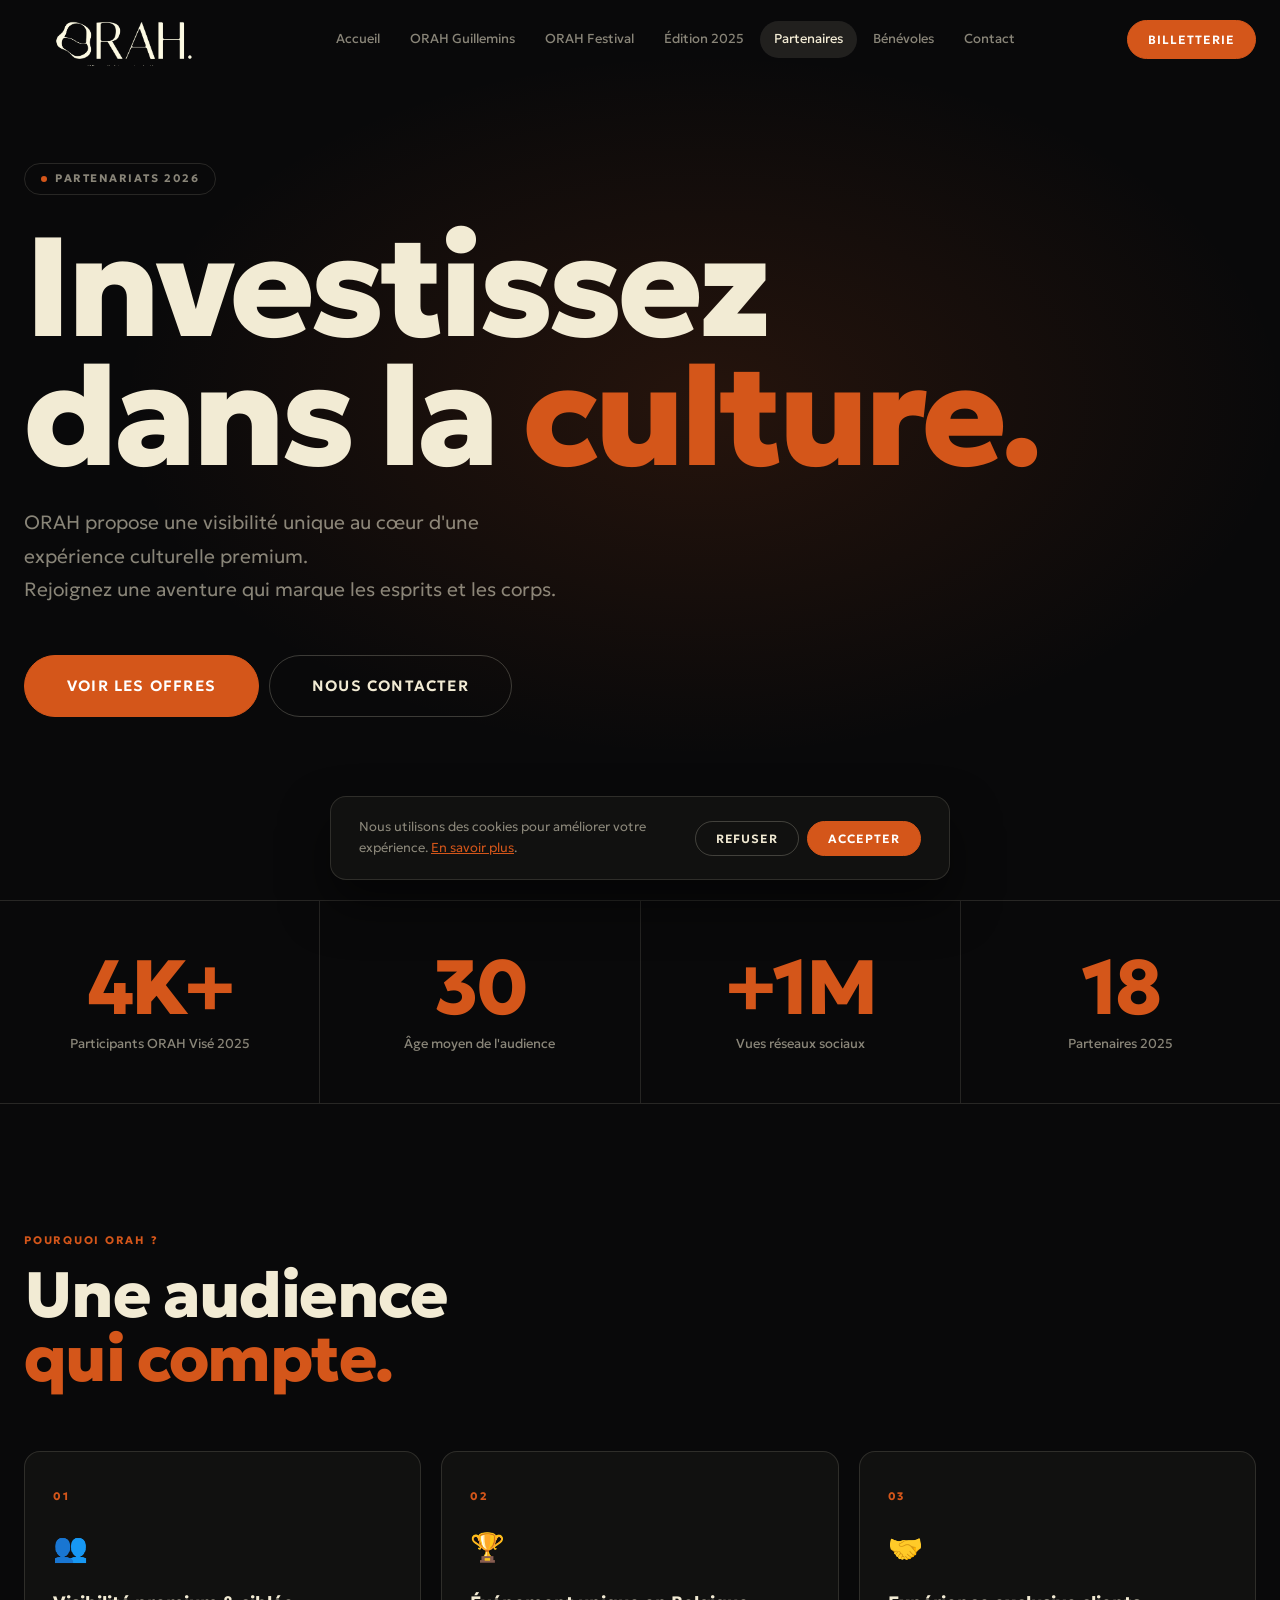
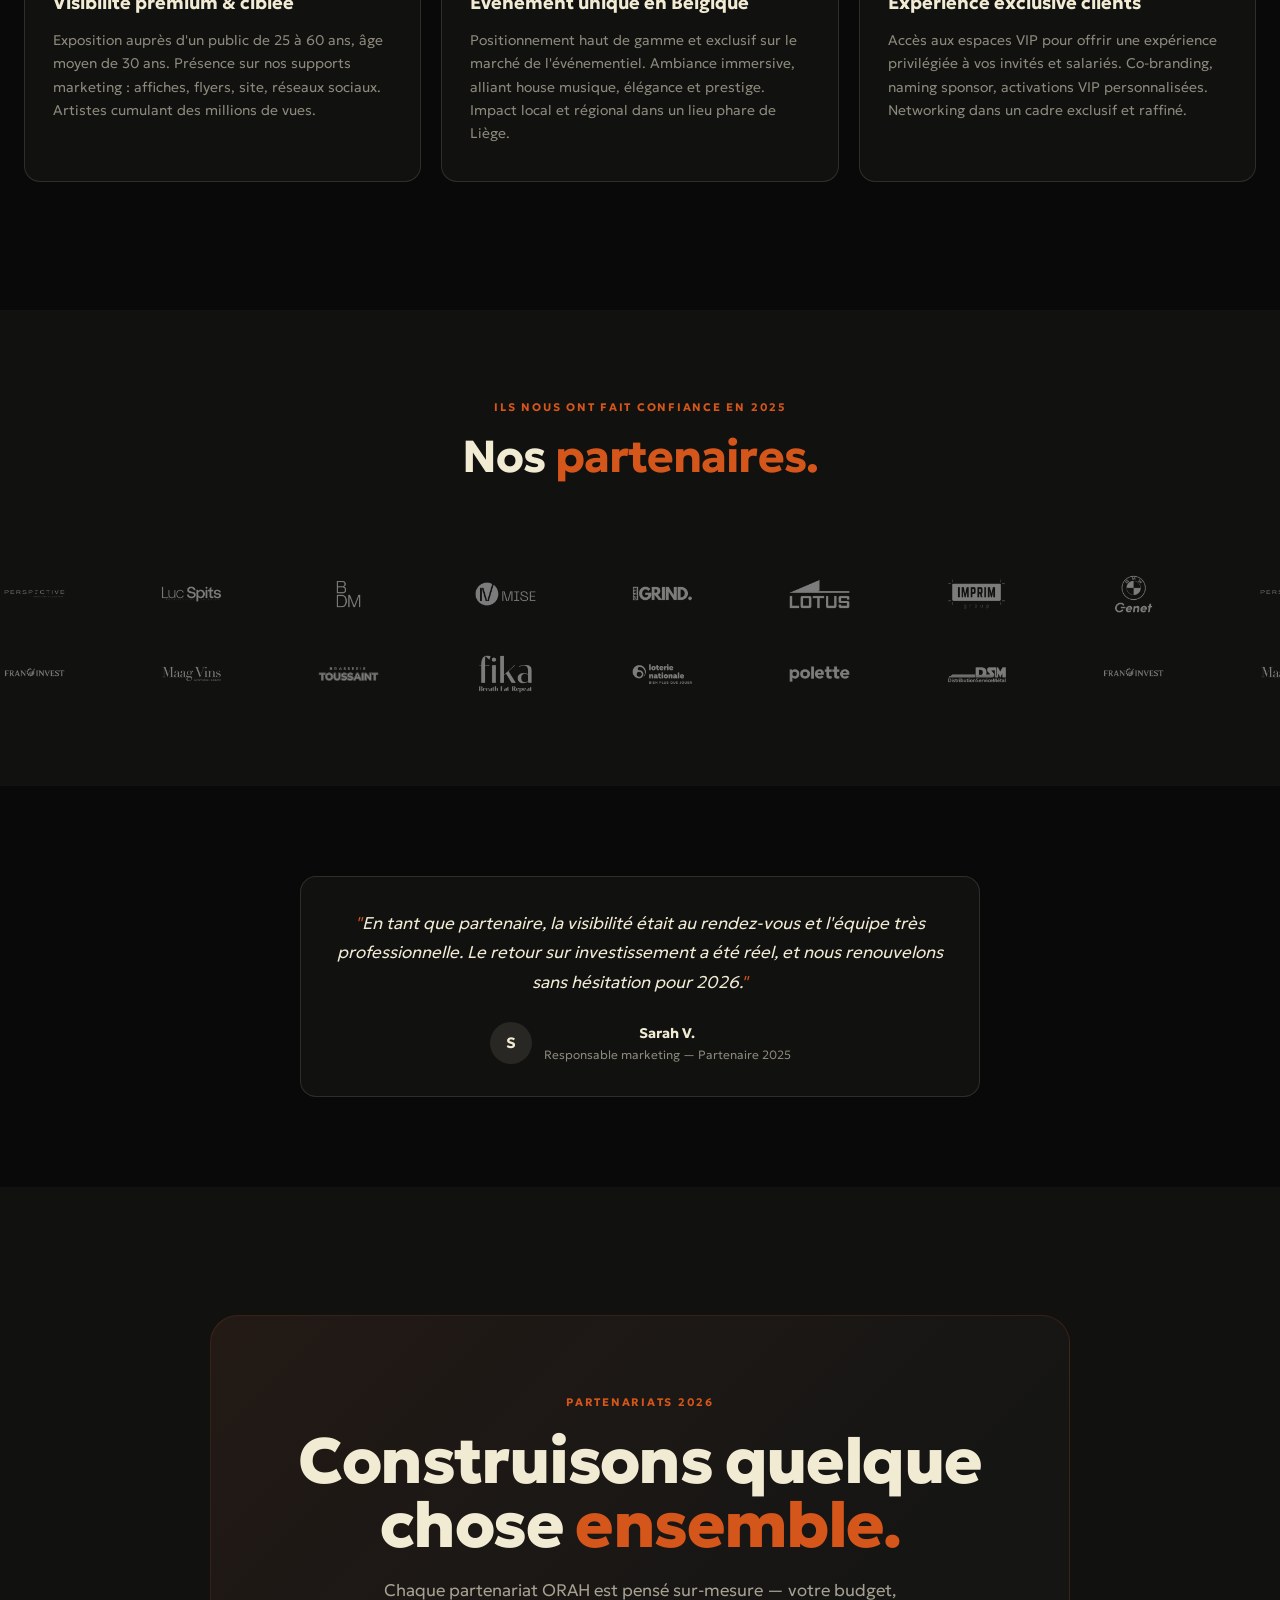
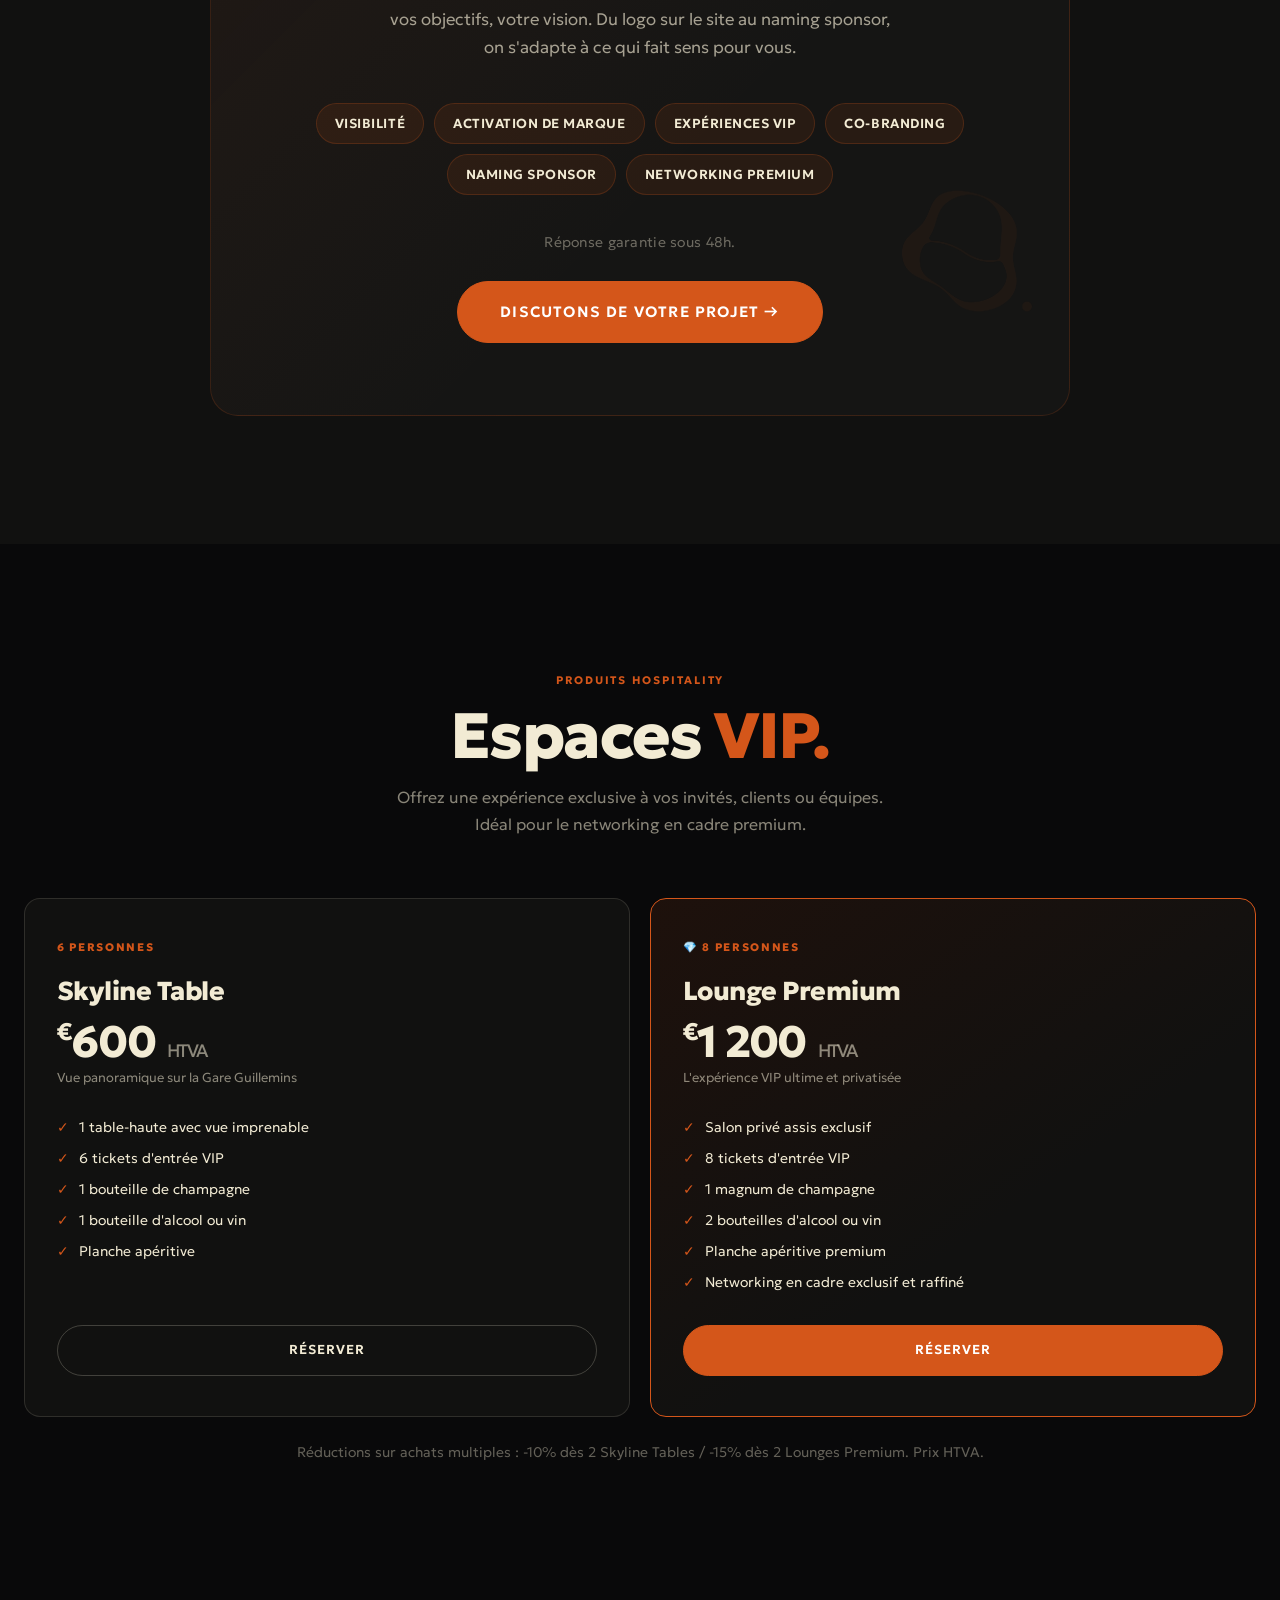
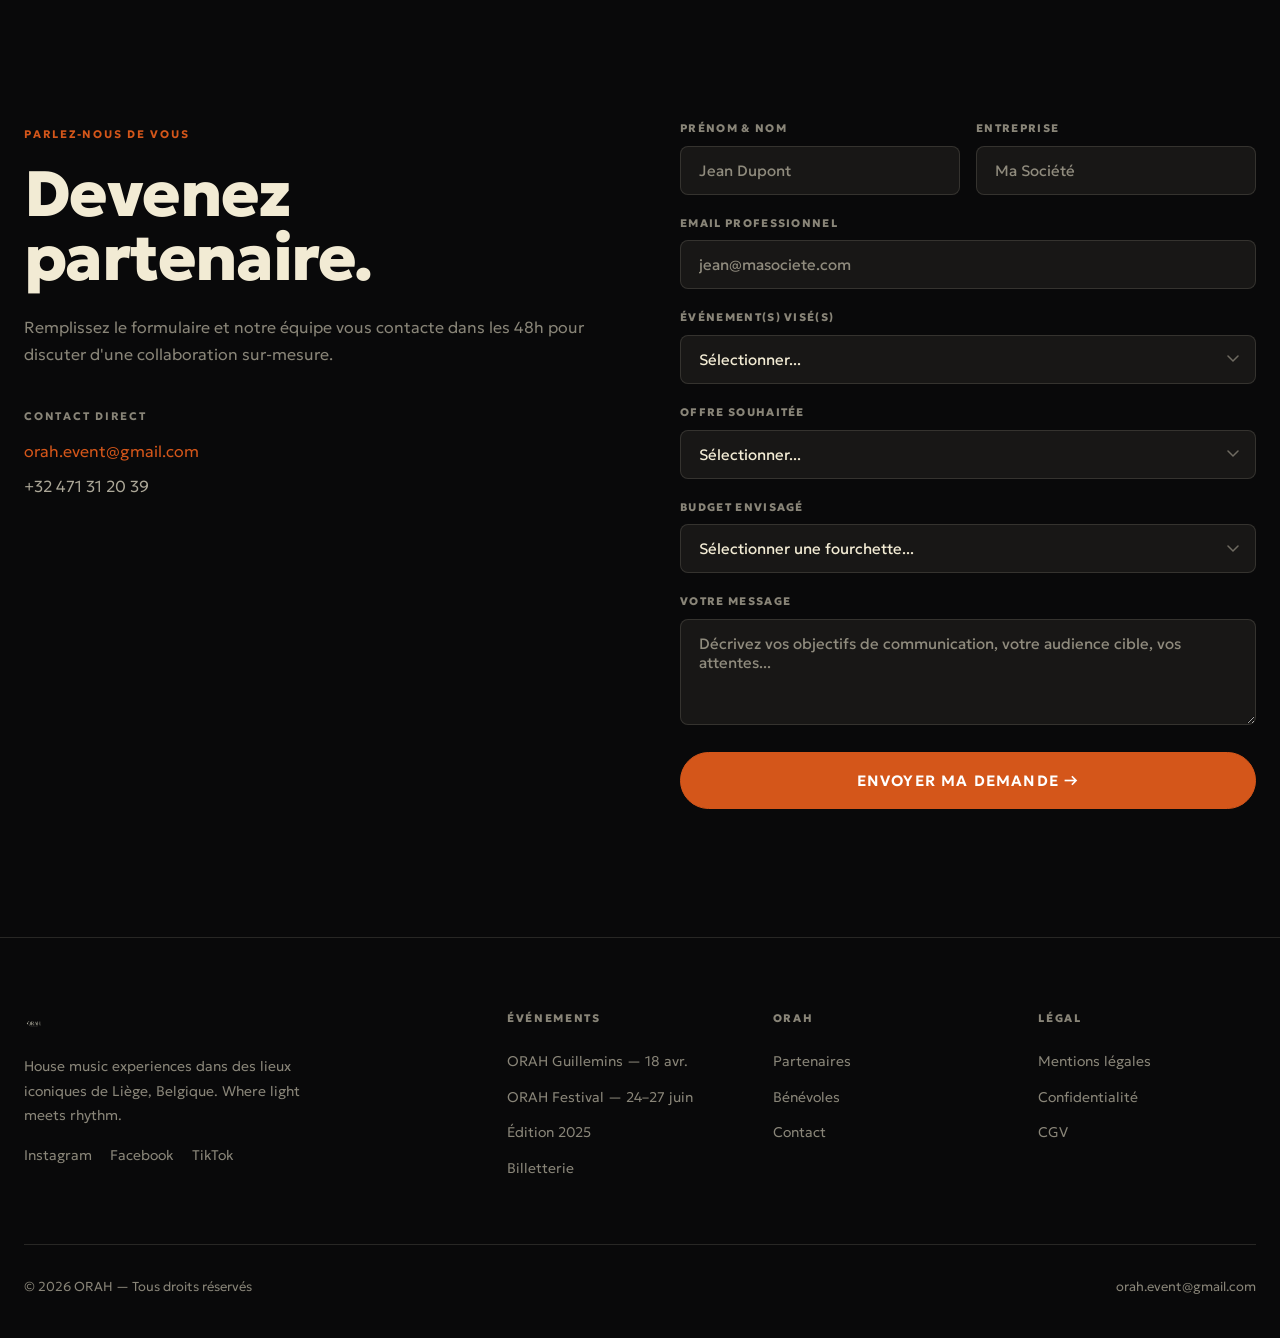
<file: partenaires.html>
<!DOCTYPE html>
<html lang="fr">
<head>
  <meta charset="UTF-8">
  <meta name="viewport" content="width=device-width, initial-scale=1.0">
  <title>Partenaires — ORAH 2026 | Devenez partenaire</title>
  <meta name="description" content="Devenez partenaire ORAH 2026. Visibilité premium, audience engagée, impact culturel à Liège. Découvrez nos offres de partenariat pour ORAH Guillemins et ORAH Festival.">
  <meta property="og:title" content="Partenaires ORAH 2026 — Devenez partenaire">
  <meta property="og:description" content="Rejoignez l'aventure ORAH 2026 en tant que partenaire. Audience engagée, visibilité premium, impact culturel.">
  <meta property="og:type" content="website">
  <link rel="canonical" href="https://orah-event.com/partenaires.html">
  <link rel="icon" type="image/png" href="assets/logos/Monogramme_orange_.png">
  <link rel="stylesheet" href="css/main.css">
</head>
<body>

<!-- HEADER -->
<header class="site-header">
  <div class="header-inner">
    <a href="index.html" class="header-logo">
      <img src="assets/logos/Logo_primaire_creme_.png" alt="ORAH">
    </a>
    <nav class="main-nav">
      <a href="index.html">Accueil</a>
      <a href="guillemins.html">ORAH Guillemins</a>
      <a href="festival.html">ORAH Festival</a>
      <a href="edition-2025.html">Édition 2025</a>
      <a href="partenaires.html" class="active">Partenaires</a>
      <a href="benevoles.html">Bénévoles</a>
      <a href="contact.html">Contact</a>
    </nav>
    <div class="header-actions">
      <a href="https://www.orah-event.com" class="btn btn-primary btn-sm" target="_blank" rel="noopener">Billetterie</a>
      <button class="hamburger" aria-label="Menu"><span></span><span></span><span></span></button>
    </div>
  </div>
</header>
<nav class="mobile-nav">
  <a href="index.html">Accueil</a>
  <a href="guillemins.html">ORAH Guillemins</a>
  <a href="festival.html">ORAH Festival</a>
  <a href="edition-2025.html">Édition 2025</a>
  <a href="partenaires.html">Partenaires</a>
  <a href="benevoles.html">Bénévoles</a>
  <a href="contact.html">Contact</a>
  <a href="https://www.orah-event.com" class="btn btn-primary mt40" target="_blank" rel="noopener">Billetterie →</a>
</nav>

<!-- HERO -->
<section class="hero">
  <div class="hero-glow"></div>
  <div class="wrap hero-content">
    <div class="eyebrow">
      <span class="eyebrow-dot"></span>
      <span class="eyebrow-text">Partenariats 2026</span>
    </div>
    <h1 class="disp-1 hero-title">
      Investissez<br>dans la <span class="text-orange">culture.</span>
    </h1>
    <p class="body-lg hero-sub">
      ORAH propose une visibilité unique au cœur d'une expérience culturelle premium.<br>
      Rejoignez une aventure qui marque les esprits et les corps.
    </p>
    <div class="btn-group">
      <a href="#offres" class="btn btn-primary btn-lg">Voir les offres</a>
      <a href="#contact-form" class="btn btn-outline btn-lg">Nous contacter</a>
    </div>
  </div>
</section>

<!-- STATS -->
<div class="stats-bar">
  <div class="stat">
    <div class="stat-num">4K+</div>
    <div class="stat-lbl">Participants ORAH Visé 2025</div>
  </div>
  <div class="stat">
    <div class="stat-num">30</div>
    <div class="stat-lbl">Âge moyen de l'audience</div>
  </div>
  <div class="stat">
    <div class="stat-num">+1M</div>
    <div class="stat-lbl">Vues réseaux sociaux</div>
  </div>
  <div class="stat">
    <div class="stat-num" data-val="20">20</div>
    <div class="stat-lbl">Partenaires 2025</div>
  </div>
</div>

<!-- POURQUOI PARTNAIRE -->
<section class="section">
  <div class="wrap">
    <div class="sec-head reveal">
      <span class="label">Pourquoi ORAH ?</span>
      <h2 class="disp-3">Une audience<br><span class="text-orange">qui compte.</span></h2>
    </div>
    <div class="grid-3">
      <div class="pillar reveal rd1">
        <div class="pillar-num">01</div>
        <div class="pillar-icon">👥</div>
        <div class="pillar-title">Visibilité premium & ciblée</div>
        <p class="pillar-desc">Exposition auprès d'un public de 25 à 60 ans, âge moyen de 30 ans. Présence sur nos supports marketing : affiches, flyers, site, réseaux sociaux. Artistes cumulant des millions de vues.</p>
      </div>
      <div class="pillar reveal rd2">
        <div class="pillar-num">02</div>
        <div class="pillar-icon">🏆</div>
        <div class="pillar-title">Événement unique en Belgique</div>
        <p class="pillar-desc">Positionnement haut de gamme et exclusif sur le marché de l'événementiel. Ambiance immersive, alliant house musique, élégance et prestige. Impact local et régional dans un lieu phare de Liège.</p>
      </div>
      <div class="pillar reveal rd3">
        <div class="pillar-num">03</div>
        <div class="pillar-icon">🤝</div>
        <div class="pillar-title">Expérience exclusive clients</div>
        <p class="pillar-desc">Accès aux espaces VIP pour offrir une expérience privilégiée à vos invités et salariés. Co-branding, naming sponsor, activations VIP personnalisées. Networking dans un cadre exclusif et raffiné.</p>
      </div>
    </div>
  </div>
</section>

<!-- PARTENAIRES 2025 -->
<section class="section-sm bg-alt">
  <div class="wrap">
    <div class="sec-head sec-head-center reveal">
      <span class="label">Ils nous ont fait confiance en 2025</span>
      <h2 class="h1">Nos <span class="text-orange">partenaires.</span></h2>
    </div>
  </div>
  <!-- Ligne 1 — gauche -->
  <div class="sponsor-marquee-outer" style="margin-top:48px;">
    <div class="sponsor-marquee-track">
      <img src="assets/images/PARTENAIRES/web/2.png"  alt="Perspective"      class="sponsor-logo" loading="lazy">
      <img src="assets/images/PARTENAIRES/web/3.png"  alt="Luc Spits"        class="sponsor-logo" loading="lazy">
      <img src="assets/images/PARTENAIRES/web/4.png"  alt="BDM"              class="sponsor-logo" loading="lazy">
      <img src="assets/images/PARTENAIRES/web/5.png"  alt="Mise"             class="sponsor-logo" loading="lazy">
      <img src="assets/images/PARTENAIRES/web/6.png"  alt="Grind."           class="sponsor-logo" loading="lazy">
      <img src="assets/images/PARTENAIRES/web/7.png"  alt="Lotus"            class="sponsor-logo" loading="lazy">
      <img src="assets/images/PARTENAIRES/web/8.png"  alt="Imprim"           class="sponsor-logo" loading="lazy">
      <img src="assets/images/PARTENAIRES/web/9.png"  alt="Genet"            class="sponsor-logo" loading="lazy">
      <!-- Doublon pour boucle infinie -->
      <img src="assets/images/PARTENAIRES/web/2.png"  alt="Perspective"      class="sponsor-logo" loading="lazy">
      <img src="assets/images/PARTENAIRES/web/3.png"  alt="Luc Spits"        class="sponsor-logo" loading="lazy">
      <img src="assets/images/PARTENAIRES/web/4.png"  alt="BDM"              class="sponsor-logo" loading="lazy">
      <img src="assets/images/PARTENAIRES/web/5.png"  alt="Mise"             class="sponsor-logo" loading="lazy">
      <img src="assets/images/PARTENAIRES/web/6.png"  alt="Grind."           class="sponsor-logo" loading="lazy">
      <img src="assets/images/PARTENAIRES/web/7.png"  alt="Lotus"            class="sponsor-logo" loading="lazy">
      <img src="assets/images/PARTENAIRES/web/8.png"  alt="Imprim"           class="sponsor-logo" loading="lazy">
      <img src="assets/images/PARTENAIRES/web/9.png"  alt="Genet"            class="sponsor-logo" loading="lazy">
    </div>
  </div>
  <!-- Ligne 2 — droite (sens inverse) -->
  <div class="sponsor-marquee-outer" style="margin-top:0; padding-bottom:0;">
    <div class="sponsor-marquee-track reverse">
      <img src="assets/images/PARTENAIRES/web/10.png" alt="Fran Invest"      class="sponsor-logo" loading="lazy">
      <img src="assets/images/PARTENAIRES/web/11.png" alt="Maag Vins"        class="sponsor-logo" loading="lazy">
      <img src="assets/images/PARTENAIRES/web/12.png" alt="Brasserie Toussaint" class="sponsor-logo" loading="lazy">
      <img src="assets/images/PARTENAIRES/web/13.png" alt="Fika"             class="sponsor-logo" loading="lazy">
      <img src="assets/images/PARTENAIRES/web/14.png" alt="Loterie Nationale" class="sponsor-logo" loading="lazy">
      <img src="assets/images/PARTENAIRES/web/15.png" alt="Polette"          class="sponsor-logo" loading="lazy">
      <img src="assets/images/PARTENAIRES/web/16.png" alt="DSM"              class="sponsor-logo" loading="lazy">
      <!-- Doublon pour boucle infinie -->
      <img src="assets/images/PARTENAIRES/web/10.png" alt="Fran Invest"      class="sponsor-logo" loading="lazy">
      <img src="assets/images/PARTENAIRES/web/11.png" alt="Maag Vins"        class="sponsor-logo" loading="lazy">
      <img src="assets/images/PARTENAIRES/web/12.png" alt="Brasserie Toussaint" class="sponsor-logo" loading="lazy">
      <img src="assets/images/PARTENAIRES/web/13.png" alt="Fika"             class="sponsor-logo" loading="lazy">
      <img src="assets/images/PARTENAIRES/web/14.png" alt="Loterie Nationale" class="sponsor-logo" loading="lazy">
      <img src="assets/images/PARTENAIRES/web/15.png" alt="Polette"          class="sponsor-logo" loading="lazy">
      <img src="assets/images/PARTENAIRES/web/16.png" alt="DSM"              class="sponsor-logo" loading="lazy">
    </div>
  </div>
</section>

<!-- TÉMOIGNAGE PARTENAIRE -->
<section class="section-sm">
  <div class="wrap">
    <div style="max-width:680px; margin-inline:auto; text-align:center;">
      <div class="testimonial reveal">
        <p class="testimonial-quote">En tant que partenaire, la visibilité était au rendez-vous et l'équipe très professionnelle. Le retour sur investissement a été réel, et nous renouvelons sans hésitation pour 2026.</p>
        <div class="testimonial-author" style="justify-content:center;">
          <div class="testimonial-avatar">S</div>
          <div>
            <div class="testimonial-name">Sarah V.</div>
            <div class="testimonial-role">Responsable marketing — Partenaire 2025</div>
          </div>
        </div>
      </div>
    </div>
  </div>
</section>

<!-- OFFRES DE PARTENARIAT -->
<section class="section bg-alt" id="offres">
  <div class="wrap">
    <div class="reveal" style="max-width:860px; margin-inline:auto; text-align:center; position:relative; background:linear-gradient(135deg, rgba(212,86,26,0.07) 0%, transparent 60%), rgba(255,255,255,0.02); border:1px solid rgba(212,86,26,0.18); border-radius:28px; padding:72px 56px; overflow:hidden;">

      <!-- Monogramme décoratif en fond -->
      <img src="assets/logos/Monogramme_orange_.png" alt="" aria-hidden="true"
           style="position:absolute; right:-48px; bottom:-48px; width:300px; opacity:0.05; pointer-events:none; user-select:none;">

      <span class="label text-orange">Partenariats 2026</span>
      <h2 class="disp-3 mt16">Construisons quelque chose <span class="text-orange">ensemble.</span></h2>
      <p style="max-width:520px; margin:20px auto 0; color:rgba(242,235,212,0.65); font-size:1.05rem; line-height:1.7;">
        Chaque partenariat ORAH est pensé sur-mesure — votre budget, vos objectifs, votre vision. Du logo sur le site au naming sponsor, on s'adapte à ce qui fait sens pour vous.
      </p>

      <!-- Chips -->
      <div style="display:flex; flex-wrap:wrap; gap:10px; justify-content:center; margin:40px 0 36px;">
        <span style="padding:9px 18px; background:rgba(212,86,26,0.1); border:1px solid rgba(212,86,26,0.22); border-radius:100px; font-size:0.82rem; font-weight:600; color:var(--cream); letter-spacing:0.04em; text-transform:uppercase;">Visibilité</span>
        <span style="padding:9px 18px; background:rgba(212,86,26,0.1); border:1px solid rgba(212,86,26,0.22); border-radius:100px; font-size:0.82rem; font-weight:600; color:var(--cream); letter-spacing:0.04em; text-transform:uppercase;">Activation de marque</span>
        <span style="padding:9px 18px; background:rgba(212,86,26,0.1); border:1px solid rgba(212,86,26,0.22); border-radius:100px; font-size:0.82rem; font-weight:600; color:var(--cream); letter-spacing:0.04em; text-transform:uppercase;">Expériences VIP</span>
        <span style="padding:9px 18px; background:rgba(212,86,26,0.1); border:1px solid rgba(212,86,26,0.22); border-radius:100px; font-size:0.82rem; font-weight:600; color:var(--cream); letter-spacing:0.04em; text-transform:uppercase;">Co-branding</span>
        <span style="padding:9px 18px; background:rgba(212,86,26,0.1); border:1px solid rgba(212,86,26,0.22); border-radius:100px; font-size:0.82rem; font-weight:600; color:var(--cream); letter-spacing:0.04em; text-transform:uppercase;">Naming sponsor</span>
        <span style="padding:9px 18px; background:rgba(212,86,26,0.1); border:1px solid rgba(212,86,26,0.22); border-radius:100px; font-size:0.82rem; font-weight:600; color:var(--cream); letter-spacing:0.04em; text-transform:uppercase;">Networking premium</span>
      </div>

      <p style="font-size:0.88rem; color:rgba(242,235,212,0.4); margin-bottom:28px; letter-spacing:0.02em;">Réponse garantie sous 48h.</p>
      <a href="#contact-form" class="btn btn-primary btn-lg">Discutons de votre projet →</a>
    </div>
  </div>
</section>

<!-- VIP HOSPITALITY -->
<section class="section" id="hospitality">
  <div class="wrap">
    <div class="sec-head sec-head-center reveal">
      <span class="label">Produits Hospitality</span>
      <h2 class="disp-3">Espaces <span class="text-orange">VIP.</span></h2>
      <p>Offrez une expérience exclusive à vos invités, clients ou équipes. Idéal pour le networking en cadre premium.</p>
    </div>
    <div class="grid-2">
      <div class="ticket-card reveal rd1">
        <div class="ticket-type-lbl">6 personnes</div>
        <div class="ticket-type">Skyline Table</div>
        <div class="ticket-price"><sup>€</sup>600 <small>HTVA</small></div>
        <p class="ticket-tagline">Vue panoramique sur la Gare Guillemins</p>
        <ul class="ticket-features">
          <li>1 table-haute avec vue imprenable</li>
          <li>6 tickets d'entrée VIP</li>
          <li>1 bouteille de champagne</li>
          <li>1 bouteille d'alcool ou vin</li>
          <li>Planche apéritive</li>
        </ul>
        <a href="#contact-form" class="btn btn-outline">Réserver</a>
      </div>
      <div class="ticket-card featured reveal rd2">
        <div class="ticket-type-lbl">💎 8 personnes</div>
        <div class="ticket-type">Lounge Premium</div>
        <div class="ticket-price"><sup>€</sup>1 200 <small>HTVA</small></div>
        <p class="ticket-tagline">L'expérience VIP ultime et privatisée</p>
        <ul class="ticket-features">
          <li>Salon privé assis exclusif</li>
          <li>8 tickets d'entrée VIP</li>
          <li>1 magnum de champagne</li>
          <li>2 bouteilles d'alcool ou vin</li>
          <li>Planche apéritive premium</li>
          <li>Networking en cadre exclusif et raffiné</li>
        </ul>
        <a href="#contact-form" class="btn btn-primary">Réserver</a>
      </div>
    </div>
    <p class="body-sm text-muted mt24" style="text-align:center; opacity:0.7;">Réductions sur achats multiples : -10% dès 2 Skyline Tables / -15% dès 2 Lounges Premium. Prix HTVA.</p>
  </div>
</section>

<!-- FORMULAIRE CONTACT -->
<section class="section" id="contact-form">
  <div class="wrap">
    <div class="split-2-start">
      <div class="reveal">
        <span class="label text-orange">Parlez-nous de vous</span>
        <h2 class="disp-3 mt16">Devenez<br>partenaire.</h2>
        <p class="body-md text-muted mt24">
          Remplissez le formulaire et notre équipe vous contacte dans les 48h pour discuter d'une collaboration sur-mesure.
        </p>
        <div class="mt40">
          <p class="label" style="color:var(--cream-muted); margin-bottom:12px;">Contact direct</p>
          <p class="body-md mb8"><a href="mailto:orah.event@gmail.com" style="color:var(--orange);">orah.event@gmail.com</a></p>
          <p class="body-md"><a href="tel:+32471312039" style="color:var(--cream); opacity:0.7;">+32 471 31 20 39</a></p>
        </div>
      </div>

      <div class="reveal rd2">
        <form data-form action="#" method="post">
          <div class="form-row-2">
            <div class="form-field">
              <label for="p-name">Prénom & Nom</label>
              <input type="text" id="p-name" name="name" placeholder="Jean Dupont" required>
            </div>
            <div class="form-field">
              <label for="p-company">Entreprise</label>
              <input type="text" id="p-company" name="company" placeholder="Ma Société" required>
            </div>
          </div>
          <div class="form-field">
            <label for="p-email">Email professionnel</label>
            <input type="email" id="p-email" name="email" placeholder="jean@masociete.com" required>
          </div>
          <div class="form-field">
            <label for="p-event">Événement(s) visé(s)</label>
            <select id="p-event" name="event">
              <option value="">Sélectionner...</option>
              <option>ORAH Guillemins — 18 avril 2026</option>
              <option>ORAH Festival — 24–27 juin 2026</option>
              <option>Les deux événements</option>
            </select>
          </div>
          <div class="form-field">
            <label for="p-tier">Offre souhaitée</label>
            <select id="p-tier" name="tier">
              <option value="">Sélectionner...</option>
              <option>Bronze — 1 000€ HTVA</option>
              <option>Silver — 2 000€ HTVA</option>
              <option>Gold — 4 000€ HTVA</option>
              <option>Platinium — 7 500€ HTVA</option>
              <option>Skyline Table VIP (6 pers.) — 600€</option>
              <option>Lounge Premium VIP (8 pers.) — 1 200€</option>
              <option>Offre sur-mesure</option>
            </select>
          </div>
          <div class="form-field">
            <label for="p-budget">Budget envisagé</label>
            <select id="p-budget" name="budget">
              <option value="">Sélectionner une fourchette...</option>
              <option>Moins de 1 000€</option>
              <option>1 000€ – 3 000€</option>
              <option>3 000€ – 7 000€</option>
              <option>7 000€ – 15 000€</option>
              <option>Plus de 15 000€</option>
            </select>
          </div>
          <div class="form-field">
            <label for="p-message">Votre message</label>
            <textarea id="p-message" name="message" rows="4" placeholder="Décrivez vos objectifs de communication, votre audience cible, vos attentes..."></textarea>
          </div>
          <button type="submit" class="btn btn-primary btn-lg" style="width:100%;">Envoyer ma demande →</button>
        </form>
      </div>
    </div>
  </div>
</section>

<!-- FOOTER -->
<footer class="site-footer">
  <div class="wrap">
    <div class="footer-top">
      <div class="footer-brand">
        <img src="assets/logos/Logo_primaire_creme_.png" alt="ORAH" style="height:28px;">
        <p class="footer-brand-desc">House music experiences dans des lieux iconiques de Liège, Belgique. Where light meets rhythm.</p>
        <div class="footer-socials mt16">
          <a href="https://www.instagram.com/orah_event/" target="_blank" rel="noopener">Instagram</a>
          <a href="https://www.facebook.com/people/ORAH/61573648333720/" target="_blank" rel="noopener">Facebook</a>
          <a href="https://www.tiktok.com/@orahevent" target="_blank" rel="noopener">TikTok</a>
        </div>
      </div>
      <div class="footer-col">
        <h4>Événements</h4>
        <ul>
          <li><a href="guillemins.html">ORAH Guillemins — 18 avr.</a></li>
          <li><a href="festival.html">ORAH Festival — 24–27 juin</a></li>
          <li><a href="edition-2025.html">Édition 2025</a></li>
          <li><a href="https://www.orah-event.com" target="_blank" rel="noopener">Billetterie</a></li>
        </ul>
      </div>
      <div class="footer-col">
        <h4>ORAH</h4>
        <ul>
          <li><a href="partenaires.html">Partenaires</a></li>
          <li><a href="benevoles.html">Bénévoles</a></li>
          <li><a href="contact.html">Contact</a></li>
        </ul>
      </div>
      <div class="footer-col">
        <h4>Légal</h4>
        <ul>
          <li><a href="mentions-legales.html">Mentions légales</a></li>
          <li><a href="mentions-legales.html#confidentialite">Confidentialité</a></li>
          <li><a href="mentions-legales.html#cgv">CGV</a></li>
        </ul>
      </div>
    </div>
    <div class="footer-bottom">
      <span>© 2026 ORAH — Tous droits réservés</span>
      <span>orah.event@gmail.com</span>
    </div>
  </div>
</footer>

<div class="cookie-banner" role="dialog" aria-label="Gestion des cookies">
  <p>Nous utilisons des cookies pour améliorer votre expérience. <a href="mentions-legales.html#cookies">En savoir plus</a>.</p>
  <div class="cookie-actions">
    <button class="btn btn-sm btn-outline cookie-decline">Refuser</button>
    <button class="btn btn-sm btn-primary cookie-accept">Accepter</button>
  </div>
</div>

<script src="js/main.js"></script>
</body>
</html>
</file>
<file: css/main.css>
/* ============================================
   ORAH — Design System
   Where light meets rhythm
   ============================================ */

@font-face {
  font-family: 'Geologica';
  src: url('../assets/fonts/Geologica-VariableFont_CRSV,SHRP,slnt,wght.ttf') format('truetype');
  font-weight: 100 900;
  font-style: normal;
  font-display: swap;
}

/* ============================================
   VARIABLES
   ============================================ */
:root {
  --bg:           #09090A;
  --bg-alt:       #111110;
  --bg-surface:   #181716;
  --cream:        #F2EBD4;
  --cream-muted:  rgba(242,235,212,0.55);
  --cream-subtle: rgba(242,235,212,0.10);
  --orange:       #D4561A;
  --orange-light: #E8651F;
  --orange-dim:   rgba(212,86,26,0.15);
  --border:       rgba(242,235,212,0.13);
  --border-mid:   rgba(242,235,212,0.22);

  --font: 'Geologica', system-ui, -apple-system, sans-serif;
  --nav-h: 80px;
  --radius-sm: 8px;
  --radius-md: 16px;
  --radius-lg: 24px;
  --radius-pill: 999px;
  --ease-out: cubic-bezier(0.22, 1, 0.36, 1);
  --ease-io:  cubic-bezier(0.65, 0, 0.35, 1);
  --container: min(1280px, 100% - 48px);
  --pad: clamp(80px, 10vw, 160px);
  --pad-sm: clamp(60px, 7vw, 100px);
}

/* ============================================
   RESET
   ============================================ */
*, *::before, *::after { box-sizing: border-box; margin: 0; padding: 0; }
html { scroll-behavior: smooth; -webkit-font-smoothing: antialiased; -moz-osx-font-smoothing: grayscale; }
body { font-family: var(--font); background: var(--bg); color: var(--cream); line-height: 1.6; font-weight: 300; overflow-x: hidden; }
img, video { max-width: 100%; display: block; }
a { color: inherit; text-decoration: none; }
button { font-family: var(--font); cursor: pointer; border: none; background: none; }
ul, ol { list-style: none; }
input, textarea, select { font-family: var(--font); }

/* ============================================
   TYPOGRAPHY SCALE
   ============================================ */
.disp-1  { font-size: clamp(60px, 11vw, 150px); font-weight: 800; line-height: 0.92; letter-spacing: -0.035em; }
.disp-2  { font-size: clamp(44px, 7vw, 100px);  font-weight: 800; line-height: 0.95; letter-spacing: -0.03em; }
.disp-3  { font-size: clamp(34px, 5vw, 68px);   font-weight: 800; line-height: 1.0;  letter-spacing: -0.025em; }
.h1      { font-size: clamp(28px, 3.5vw, 48px);  font-weight: 700; line-height: 1.15; letter-spacing: -0.02em; }
.h2      { font-size: clamp(22px, 2.5vw, 32px);  font-weight: 600; line-height: 1.25; letter-spacing: -0.01em; }
.h3      { font-size: clamp(18px, 2vw, 24px);    font-weight: 600; line-height: 1.3; }
.label   { font-size: 11px; font-weight: 700; letter-spacing: 0.16em; text-transform: uppercase; }
.body-lg { font-size: clamp(16px, 1.5vw, 20px);  font-weight: 300; line-height: 1.75; }
.body-md { font-size: 16px; font-weight: 300; line-height: 1.7; }
.body-sm { font-size: 14px; font-weight: 300; line-height: 1.65; color: var(--cream-muted); }

.text-orange { color: var(--orange); }
.text-muted  { color: var(--cream-muted); }

/* ============================================
   LAYOUT
   ============================================ */
.wrap    { width: var(--container); margin-inline: auto; }
.section { padding-block: var(--pad); }
.section-sm { padding-block: var(--pad-sm); }

.grid-2 { display: grid; grid-template-columns: repeat(2, 1fr); gap: 20px; }
.grid-3 { display: grid; grid-template-columns: repeat(3, 1fr); gap: 20px; }
.grid-4 { display: grid; grid-template-columns: repeat(4, 1fr); gap: 20px; }

/* ============================================
   BUTTONS
   ============================================ */
.btn {
  display: inline-flex; align-items: center; justify-content: center; gap: 8px;
  padding: 14px 30px; border-radius: var(--radius-pill);
  font-size: 13px; font-weight: 600; letter-spacing: 0.08em; text-transform: uppercase;
  transition: all 0.28s var(--ease-out); cursor: pointer; white-space: nowrap;
  border: 1.5px solid transparent;
}
.btn-primary   { background: var(--orange); color: #fff; border-color: var(--orange); }
.btn-primary:hover { background: var(--orange-light); border-color: var(--orange-light); transform: translateY(-2px); box-shadow: 0 8px 32px rgba(212,86,26,0.3); }
.btn-outline   { background: transparent; color: var(--cream); border-color: var(--border-mid); }
.btn-outline:hover { border-color: var(--cream); }
.btn-outline-o { background: transparent; color: var(--orange); border-color: var(--orange); }
.btn-outline-o:hover { background: var(--orange); color: #fff; }
.btn-ghost     { background: rgba(242,235,212,0.06); color: var(--cream); border-color: transparent; }
.btn-ghost:hover { background: rgba(242,235,212,0.12); }
.btn-lg { padding: 18px 42px; font-size: 15px; }
.btn-sm { padding: 9px 20px; font-size: 12px; }
.btn-group { display: flex; gap: 10px; flex-wrap: wrap; }

/* ============================================
   HEADER
   ============================================ */
.site-header {
  position: fixed; top: 0; left: 0; right: 0; z-index: 900;
  height: var(--nav-h);
  display: flex; align-items: center;
  transition: background 0.4s, border-color 0.4s, backdrop-filter 0.4s;
  border-bottom: 1px solid transparent;
}
.site-header.scrolled {
  background: rgba(9,9,10,0.82);
  backdrop-filter: blur(24px) saturate(1.4);
  border-bottom-color: var(--border);
}
.header-inner {
  width: var(--container); margin-inline: auto;
  display: flex; align-items: center; justify-content: space-between; gap: 24px;
}
.header-logo { display: flex; align-items: center; gap: 10px; flex-shrink: 0; }
.header-logo img { width: 200px; height: 52px; object-fit: cover; object-position: center 47%; }
.main-nav { display: flex; align-items: center; gap: 2px; flex: 1; justify-content: center; }
.main-nav a {
  padding: 8px 14px; font-size: 13px; font-weight: 400;
  color: var(--cream-muted); border-radius: var(--radius-pill);
  transition: color 0.2s, background 0.2s; white-space: nowrap;
}
.main-nav a:hover, .main-nav a.active { color: var(--cream); background: var(--cream-subtle); }
.header-actions { display: flex; align-items: center; gap: 12px; flex-shrink: 0; }

/* Hamburger */
.hamburger { display: none; flex-direction: column; gap: 5px; padding: 8px; }
.hamburger span { width: 22px; height: 1.5px; background: var(--cream); border-radius: 2px; transition: all 0.3s var(--ease-out); display: block; }
.hamburger.open span:nth-child(1) { transform: translateY(6.5px) rotate(45deg); }
.hamburger.open span:nth-child(2) { opacity: 0; transform: scaleX(0); }
.hamburger.open span:nth-child(3) { transform: translateY(-6.5px) rotate(-45deg); }

/* Mobile nav */
.mobile-nav {
  position: fixed; inset: var(--nav-h) 0 0 0; z-index: 899;
  background: var(--bg); display: flex; flex-direction: column;
  padding: 40px 24px 60px; gap: 0;
  transform: translateX(110%); transition: transform 0.45s var(--ease-out);
  overflow-y: auto;
}
.mobile-nav.open { transform: none; }
.mobile-nav a {
  font-size: 28px; font-weight: 700; letter-spacing: -0.02em;
  padding: 18px 0; border-bottom: 1px solid var(--border); color: var(--cream);
  transition: color 0.2s;
}
.mobile-nav a:hover { color: var(--orange); }
.mobile-nav .btn { margin-top: 32px; align-self: flex-start; }

/* ============================================
   HERO
   ============================================ */
.hero {
  min-height: 100svh; display: flex; align-items: center;
  padding-top: var(--nav-h); position: relative; overflow: hidden;
}
.hero-center { text-align: center; justify-content: center; }
.hero-glow {
  position: absolute; inset: 0; z-index: 0; pointer-events: none;
  background: radial-gradient(ellipse 70% 60% at 55% 45%, rgba(212,86,26,0.14) 0%, transparent 65%);
}
.hero-blob {
  position: absolute; right: 5%; top: 50%; transform: translateY(-50%);
  width: clamp(250px, 40vw, 640px); opacity: 0.05;
  pointer-events: none; user-select: none;
  animation: blob-rotate 12s ease-in-out infinite;
}
.hero-content { position: relative; z-index: 1; }
.eyebrow {
  display: inline-flex; align-items: center; gap: 8px;
  padding: 6px 16px; border-radius: var(--radius-pill);
  border: 1px solid var(--border); margin-bottom: 28px;
}
.eyebrow-dot { width: 6px; height: 6px; border-radius: 50%; background: var(--orange); display: block; flex-shrink: 0; }
.eyebrow-text { font-size: 11px; font-weight: 700; letter-spacing: 0.14em; text-transform: uppercase; color: var(--cream-muted); }
.hero-title { margin-bottom: 24px; }
.hero-sub { color: var(--cream-muted); margin-bottom: 48px; max-width: 560px; }
.hero-center .hero-sub { margin-inline: auto; }
.hero-center .btn-group { justify-content: center; }
/* Ensure content doesn't push into scroll hint area */
.hero-content { padding-bottom: 100px; }

.scroll-hint {
  position: absolute; bottom: 36px; left: 50%; transform: translateX(-50%);
  display: flex; flex-direction: column; align-items: center; gap: 10px;
  opacity: 0.4; animation: fadeUp 1s 1.8s both;
  pointer-events: none;
}
.scroll-hint span { font-size: 9px; font-weight: 700; letter-spacing: 0.2em; text-transform: uppercase; }
.scroll-hint-line {
  width: 1px; height: 44px;
  background: linear-gradient(to bottom, var(--cream) 0%, transparent 100%);
  animation: scrollPulse 2s ease-in-out infinite;
}
/* Hide scroll hint when viewport is too short */
@media (max-height: 650px) { .scroll-hint { display: none; } }

/* ============================================
   HERO VIDÉO BACKGROUND
   ============================================ */
.hero-video-bg {
  position: absolute; inset: 0; width: 100%; height: 100%;
  object-fit: cover; object-position: center;
  z-index: 0; pointer-events: none;
}
.hero-video-overlay {
  position: absolute; inset: 0; z-index: 1; pointer-events: none;
  background: linear-gradient(
    180deg,
    rgba(9,9,10,0.60) 0%,
    rgba(9,9,10,0.25) 35%,
    rgba(9,9,10,0.25) 60%,
    rgba(9,9,10,0.92) 100%
  );
}
.hero-video .hero-glow  { z-index: 2; }
.hero-video .hero-content { z-index: 3; }
.hero-video .scroll-hint  { z-index: 3; }

/* ============================================
   MEDIA PLACEHOLDER
   ============================================ */
.placeholder {
  position: relative; overflow: hidden;
  background: var(--bg-surface); border: 1px dashed var(--border);
  border-radius: var(--radius-md);
  display: flex; flex-direction: column; align-items: center; justify-content: center;
  gap: 12px; color: var(--cream-muted);
}
.placeholder::before {
  content: ''; position: absolute; inset: 0;
  background: linear-gradient(135deg, var(--orange-dim) 0%, transparent 55%);
  pointer-events: none;
}
.placeholder-icon { font-size: 40px; opacity: 0.35; position: relative; z-index: 1; }
.placeholder-label { font-size: 11px; font-weight: 700; letter-spacing: 0.14em; text-transform: uppercase; opacity: 0.45; position: relative; z-index: 1; }
.ph-16-9   { aspect-ratio: 16/9; }
.ph-4-3    { aspect-ratio: 4/3; }
.ph-1-1    { aspect-ratio: 1/1; }
.ph-3-4    { aspect-ratio: 3/4; }
.ph-9-16   { aspect-ratio: 9/16; }
.ph-video  { aspect-ratio: 16/9; }

/* ============================================
   SECTION HEADER
   ============================================ */
.sec-head { margin-bottom: 60px; }
.sec-head-center { text-align: center; }
.sec-head-center p { margin-inline: auto; }
.sec-head .label { color: var(--orange); display: block; margin-bottom: 14px; }
.sec-head h2 { margin-bottom: 16px; }
.sec-head p { color: var(--cream-muted); max-width: 520px; line-height: 1.7; font-size: 16px; }

/* ============================================
   EVENT CARDS
   ============================================ */
.event-card {
  border: 1px solid var(--border); border-radius: var(--radius-md);
  background: var(--bg-alt); overflow: hidden; display: flex; flex-direction: column;
  transition: border-color 0.3s, transform 0.35s var(--ease-out);
}
.event-card:hover { border-color: rgba(212,86,26,0.45); transform: translateY(-6px); }
.event-card .placeholder { border-radius: 0; border: none; }
.event-card-badge {
  position: absolute; top: 16px; left: 16px;
  background: var(--orange); color: #fff;
  padding: 4px 12px; border-radius: var(--radius-pill);
  font-size: 10px; font-weight: 800; letter-spacing: 0.12em; text-transform: uppercase;
}
.event-card-media { position: relative; }
.event-card-body { padding: 28px 28px 32px; flex: 1; display: flex; flex-direction: column; }
.event-card-date { font-size: 12px; font-weight: 700; letter-spacing: 0.12em; text-transform: uppercase; color: var(--orange); margin-bottom: 10px; }
.event-card-title { font-size: clamp(26px, 3vw, 36px); font-weight: 800; letter-spacing: -0.025em; line-height: 1.05; margin-bottom: 10px; }
.event-card-loc { font-size: 13px; color: var(--cream-muted); margin-bottom: 16px; display: flex; align-items: center; gap: 6px; }
.event-card-desc { font-size: 14px; color: var(--cream-muted); line-height: 1.65; margin-bottom: 28px; flex: 1; }
.event-card-footer { display: flex; gap: 10px; flex-wrap: wrap; }

/* ============================================
   ARTIST CARDS
   ============================================ */
.artist-card {
  border: 1px solid var(--border); border-radius: var(--radius-md);
  overflow: hidden; background: var(--bg-alt);
  transition: border-color 0.3s, transform 0.3s var(--ease-out);
}
.artist-card:hover { border-color: rgba(212,86,26,0.5); transform: translateY(-4px); }
.artist-card .placeholder { border-radius: 0; border: none; }
.artist-card-info { padding: 16px 20px 20px; }
.artist-card-name { font-size: 16px; font-weight: 700; letter-spacing: -0.01em; }
.artist-card-tag { font-size: 12px; color: var(--orange); font-weight: 600; margin-top: 4px; }
.artist-card.headliner { border-color: rgba(212,86,26,0.35); }
.artist-card.headliner .artist-card-name { font-size: 20px; }

/* ============================================
   DNA PILLARS
   ============================================ */
.pillar {
  padding: 36px 28px; border: 1px solid var(--border); border-radius: var(--radius-md);
  background: var(--bg-alt); transition: border-color 0.3s, background 0.3s;
}
.pillar:hover { border-color: rgba(212,86,26,0.35); background: var(--bg-surface); }
.pillar-num { font-size: 11px; font-weight: 800; letter-spacing: 0.15em; text-transform: uppercase; color: var(--orange); margin-bottom: 20px; }
.pillar-icon { font-size: 28px; margin-bottom: 18px; }
.pillar-title { font-size: 18px; font-weight: 700; margin-bottom: 12px; }
.pillar-desc { font-size: 14px; color: var(--cream-muted); line-height: 1.65; }

/* ============================================
   STATS
   ============================================ */
.stats-bar { display: flex; border-top: 1px solid var(--border); border-bottom: 1px solid var(--border); }
.stat { flex: 1; padding: 48px 40px; text-align: center; border-right: 1px solid var(--border); }
.stat:last-child { border-right: none; }
.stat-num { font-size: clamp(48px, 6vw, 80px); font-weight: 800; letter-spacing: -0.04em; color: var(--orange); line-height: 1; margin-bottom: 8px; }
.stat-lbl { font-size: 13px; color: var(--cream-muted); font-weight: 400; }

/* ============================================
   TICKET CARDS
   ============================================ */
.ticket-card {
  border: 1px solid var(--border); border-radius: var(--radius-md);
  padding: 40px 32px; display: flex; flex-direction: column; background: var(--bg-alt);
  transition: border-color 0.3s;
}
.ticket-card.featured {
  border-color: var(--orange);
  background: linear-gradient(145deg, rgba(212,86,26,0.1) 0%, var(--bg-alt) 60%);
}
.ticket-type-lbl { font-size: 11px; font-weight: 800; letter-spacing: 0.15em; text-transform: uppercase; color: var(--orange); margin-bottom: 14px; }
.ticket-type { font-size: 26px; font-weight: 800; letter-spacing: -0.02em; margin-bottom: 8px; }
.ticket-price { font-size: 44px; font-weight: 800; letter-spacing: -0.04em; line-height: 1; margin-bottom: 4px; }
.ticket-price sup { font-size: 24px; vertical-align: top; margin-top: 8px; }
.ticket-price small { font-size: 18px; font-weight: 400; color: var(--cream-muted); margin-left: 4px; }
.ticket-tagline { font-size: 13px; color: var(--cream-muted); margin-bottom: 28px; }
.ticket-features { display: flex; flex-direction: column; gap: 10px; flex: 1; margin-bottom: 32px; }
.ticket-features li { font-size: 14px; display: flex; gap: 10px; align-items: flex-start; line-height: 1.5; }
.ticket-features li::before { content: '✓'; color: var(--orange); font-weight: 800; flex-shrink: 0; }

/* ============================================
   FAQ
   ============================================ */
.faq { border-top: 1px solid var(--border); }
.faq-item { border-bottom: 1px solid var(--border); }
.faq-q {
  width: 100%; text-align: left; padding: 22px 0;
  display: flex; justify-content: space-between; align-items: center; gap: 20px;
  font-size: 16px; font-weight: 500; color: var(--cream);
  background: none; border: none; cursor: pointer; transition: color 0.2s;
}
.faq-q:hover { color: var(--orange); }
.faq-icon { flex-shrink: 0; width: 20px; height: 20px; position: relative; transition: transform 0.3s var(--ease-out); }
.faq-icon::before, .faq-icon::after {
  content: ''; position: absolute; background: currentColor; border-radius: 1px;
}
.faq-icon::before { width: 12px; height: 1.5px; top: 50%; left: 50%; transform: translate(-50%, -50%); }
.faq-icon::after { width: 1.5px; height: 12px; top: 50%; left: 50%; transform: translate(-50%, -50%); transition: opacity 0.3s, transform 0.3s var(--ease-out); }
.faq-item.open .faq-q { color: var(--cream); }
.faq-item.open .faq-icon::after { opacity: 0; transform: translate(-50%, -50%) rotate(90deg); }
.faq-a { overflow: hidden; max-height: 0; transition: max-height 0.42s var(--ease-out); }
.faq-a-inner { padding: 0 0 22px; font-size: 15px; color: var(--cream-muted); line-height: 1.75; max-width: 680px; }

/* ============================================
   SPONSORS
   ============================================ */
.sponsor-grid { display: flex; flex-wrap: wrap; gap: 2px; }
.sponsor-item {
  flex: 1 1 140px; height: 80px;
  border: 1px solid var(--border); border-radius: var(--radius-sm);
  display: flex; align-items: center; justify-content: center;
  padding: 12px 24px; background: var(--bg-alt);
  transition: border-color 0.25s;
}
.sponsor-item:hover { border-color: rgba(242,235,212,0.3); }
.sponsor-item span { font-size: 13px; font-weight: 700; letter-spacing: 0.06em; color: var(--cream-muted); text-transform: uppercase; }

/* ============================================
   TESTIMONIALS
   ============================================ */
.testimonial {
  padding: 32px; border: 1px solid var(--border); border-radius: var(--radius-md);
  background: var(--bg-alt); display: flex; flex-direction: column; gap: 24px;
}
.testimonial-quote { font-size: 17px; font-style: italic; font-weight: 300; line-height: 1.75; }
.testimonial-quote::before { content: '"'; color: var(--orange); }
.testimonial-quote::after  { content: '"'; color: var(--orange); }
.testimonial-author { display: flex; align-items: center; gap: 12px; }
.testimonial-avatar {
  width: 42px; height: 42px; border-radius: 50%;
  background: var(--cream-subtle); display: flex; align-items: center; justify-content: center;
  font-size: 15px; font-weight: 700; flex-shrink: 0;
}
.testimonial-name { font-size: 14px; font-weight: 700; }
.testimonial-role { font-size: 12px; color: var(--cream-muted); }

/* ============================================
   CALLOUTS
   ============================================ */
.callout-row { display: grid; grid-template-columns: 1fr 1fr; gap: 2px; }
.callout {
  padding: 56px 48px; border: 1px solid var(--border);
  border-radius: var(--radius-md); background: var(--bg-alt);
  display: flex; flex-direction: column; gap: 20px;
}
.callout-orange { background: var(--orange); border-color: var(--orange); color: #fff; }
.callout-orange .callout-lbl { color: rgba(255,255,255,0.6); }
.callout-orange .callout-desc { color: rgba(255,255,255,0.8); }
.callout-orange .btn-outline { border-color: rgba(255,255,255,0.5); color: #fff; }
.callout-orange .btn-outline:hover { background: #fff; color: var(--orange); border-color: #fff; }
.callout-lbl { font-size: 11px; font-weight: 800; letter-spacing: 0.15em; text-transform: uppercase; color: var(--cream-muted); }
.callout-title { font-size: clamp(26px, 3vw, 40px); font-weight: 800; letter-spacing: -0.025em; line-height: 1.1; }
.callout-desc { font-size: 15px; color: var(--cream-muted); line-height: 1.65; }

/* ============================================
   NEWSLETTER
   ============================================ */
.newsletter-wrap { text-align: center; }
.newsletter-form {
  display: flex; gap: 8px; max-width: 440px;
  margin: 32px auto 0; flex-wrap: wrap; justify-content: center;
}
.newsletter-form input {
  flex: 1; min-width: 200px; padding: 14px 20px;
  border-radius: var(--radius-pill); border: 1.5px solid var(--border);
  background: var(--bg-surface); color: var(--cream); font-size: 14px;
  outline: none; transition: border-color 0.2s;
}
.newsletter-form input:focus { border-color: var(--orange); }
.newsletter-form input::placeholder { color: var(--cream-muted); }
.newsletter-note { font-size: 12px; color: var(--cream-muted); margin-top: 14px; }

/* ============================================
   TAB PROGRAMME
   ============================================ */
.tab-nav {
  display: flex; gap: 0; border-bottom: 1px solid var(--border);
  margin-bottom: 40px; overflow-x: auto;
}
.tab-nav::-webkit-scrollbar { display: none; }
.tab-btn {
  padding: 16px 28px; font-size: 14px; font-weight: 600;
  color: var(--cream-muted); background: none; border: none;
  border-bottom: 2px solid transparent; cursor: pointer;
  transition: all 0.2s; white-space: nowrap; margin-bottom: -1px;
}
.tab-btn:hover { color: var(--cream); }
.tab-btn.active { color: var(--cream); border-bottom-color: var(--orange); }
.tab-panel { display: none; }
.tab-panel.active { display: block; animation: fadeUp 0.35s var(--ease-out); }

.lineup-day { display: flex; flex-direction: column; gap: 3px; }
.lineup-slot {
  display: grid; grid-template-columns: 70px 1fr auto;
  align-items: center; gap: 20px; padding: 18px 24px;
  border: 1px solid var(--border); border-radius: var(--radius-sm);
  background: var(--bg-alt); transition: border-color 0.2s;
}
.lineup-slot:hover { border-color: rgba(212,86,26,0.3); }
.lineup-slot-time { font-size: 13px; font-weight: 700; color: var(--orange); letter-spacing: 0.05em; }
.lineup-slot-name { font-size: 18px; font-weight: 700; letter-spacing: -0.01em; }
.lineup-slot-tag { font-size: 12px; color: var(--cream-muted); justify-self: end; }
.lineup-slot.headliner { border-color: rgba(212,86,26,0.35); }
.lineup-slot.headliner .lineup-slot-name { color: var(--orange); font-size: 22px; }
.lineup-slot.tba .lineup-slot-name { color: var(--cream-muted); font-weight: 400; font-style: italic; }

/* ============================================
   INFO CARDS
   ============================================ */
.info-grid { display: grid; grid-template-columns: repeat(auto-fit, minmax(200px, 1fr)); gap: 16px; }
.info-card {
  padding: 24px 22px; border: 1px solid var(--border);
  border-radius: var(--radius-md); background: var(--bg-alt);
}
.info-icon { font-size: 22px; margin-bottom: 12px; }
.info-title { font-size: 13px; font-weight: 700; text-transform: uppercase; letter-spacing: 0.06em; margin-bottom: 8px; }
.info-text { font-size: 13px; color: var(--cream-muted); line-height: 1.65; }

/* ============================================
   PARTNER TIERS
   ============================================ */
.ptier {
  border: 1px solid var(--border); border-radius: var(--radius-md);
  padding: 40px 32px; display: flex; flex-direction: column;
  background: var(--bg-alt); transition: border-color 0.3s;
}
.ptier.featured { border-color: var(--orange); background: linear-gradient(145deg, rgba(212,86,26,0.09) 0%, var(--bg-alt) 55%); }
.ptier-level { font-size: 11px; font-weight: 800; letter-spacing: 0.15em; text-transform: uppercase; color: var(--orange); margin-bottom: 10px; }
.ptier-name { font-size: 28px; font-weight: 800; letter-spacing: -0.025em; margin-bottom: 8px; }
.ptier-features { display: flex; flex-direction: column; gap: 10px; flex: 1; margin-bottom: 32px; }
.ptier-features li { font-size: 14px; display: flex; gap: 10px; align-items: flex-start; line-height: 1.5; }
.ptier-features li::before { content: '✓'; color: var(--orange); font-weight: 800; flex-shrink: 0; margin-top: 1px; }
.ptier-price { font-size: 34px; font-weight: 800; letter-spacing: -0.03em; line-height: 1; margin-bottom: 4px; }
.ptier-price sup { font-size: 18px; vertical-align: top; margin-top: 6px; }
.ptier-price small { font-size: 14px; font-weight: 400; color: var(--cream-muted); }
.ptier-price-note { font-size: 11px; color: var(--cream-muted); margin-bottom: 24px; text-transform: uppercase; letter-spacing: 0.08em; }

/* ============================================
   FORMS
   ============================================ */
.form-field { margin-bottom: 20px; }
.form-field label { display: block; font-size: 11px; font-weight: 800; letter-spacing: 0.12em; text-transform: uppercase; color: var(--cream-muted); margin-bottom: 8px; }
.form-field input,
.form-field textarea,
.form-field select {
  width: 100%; padding: 14px 18px; border: 1.5px solid var(--border);
  border-radius: var(--radius-sm); background: var(--bg-surface);
  color: var(--cream); font-size: 15px; outline: none; transition: border-color 0.2s;
  resize: vertical; appearance: none;
}
.form-field input:focus,
.form-field textarea:focus,
.form-field select:focus { border-color: var(--orange); }
.form-field input::placeholder,
.form-field textarea::placeholder { color: var(--cream-muted); }
.form-field select { cursor: pointer; background-image: url("data:image/svg+xml,%3Csvg xmlns='http://www.w3.org/2000/svg' width='12' height='8' viewBox='0 0 12 8'%3E%3Cpath d='M1 1l5 5 5-5' stroke='rgba(242,235,212,0.4)' stroke-width='1.5' fill='none' stroke-linecap='round'/%3E%3C/svg%3E"); background-repeat: no-repeat; background-position: right 16px center; padding-right: 44px; }
.form-field select option { background: var(--bg); color: var(--cream); }
.form-row-2 { display: grid; grid-template-columns: 1fr 1fr; gap: 16px; }

/* ============================================
   PHOTO GRID
   ============================================ */
.photo-grid { display: grid; grid-template-columns: repeat(3, 1fr); gap: 4px; grid-auto-flow: row dense; }
.photo-grid .placeholder { border-radius: 0; border: none; }
.photo-grid-span2 { grid-column: span 2; }
.photo-grid-span2 .placeholder { aspect-ratio: 2/1; }

/* ============================================
   VOLUNTEER ROLES
   ============================================ */
.role-list { display: flex; flex-direction: column; gap: 3px; }
.role-item {
  display: flex; align-items: center; gap: 20px;
  padding: 22px 26px; border: 1px solid var(--border); border-radius: var(--radius-sm);
  background: var(--bg-alt); transition: border-color 0.2s;
}
.role-item:hover { border-color: rgba(212,86,26,0.3); }
.role-icon { font-size: 22px; width: 44px; flex-shrink: 0; text-align: center; }
.role-name { font-size: 16px; font-weight: 700; margin-bottom: 3px; }
.role-desc { font-size: 13px; color: var(--cream-muted); }

/* ============================================
   NOTICE
   ============================================ */
.notice {
  background: rgba(212,86,26,0.1); border: 1px solid rgba(212,86,26,0.25);
  border-radius: var(--radius-sm); padding: 16px 20px;
  display: flex; gap: 12px; align-items: flex-start;
}
.notice-icon { font-size: 18px; flex-shrink: 0; line-height: 1.4; }
.notice p { font-size: 14px; color: var(--cream-muted); line-height: 1.65; }
.notice strong { color: var(--cream); font-weight: 600; }

/* ============================================
   MARQUEE
   ============================================ */
.marquee-outer { overflow: hidden; border-top: 1px solid var(--border); border-bottom: 1px solid var(--border); padding-block: 18px; }
.marquee-track { display: flex; gap: 56px; width: max-content; animation: marquee 22s linear infinite; }
.marquee-track span { font-size: 12px; font-weight: 700; letter-spacing: 0.14em; text-transform: uppercase; color: var(--cream-muted); white-space: nowrap; }
.marquee-track .dot { color: var(--orange); }

/* Sponsor marquee */
.sponsor-marquee-outer { overflow: hidden; padding-block: 28px; }
.sponsor-marquee-outer + .sponsor-marquee-outer { padding-top: 6px; border-top: none; }
.sponsor-marquee-track { display: flex; gap: 88px; align-items: center; width: max-content; animation: marquee 44s linear infinite; }
.sponsor-marquee-track.reverse { animation-direction: reverse; animation-duration: 38s; }
.sponsor-logo { height: 46px; width: auto; max-width: 200px; object-fit: contain; display: block; flex-shrink: 0; filter: brightness(0) invert(1); opacity: 0.45; transition: opacity 0.35s; }
.sponsor-marquee-outer:hover .sponsor-logo { opacity: 0.28; }
.sponsor-logo:hover { opacity: 1 !important; }

/* ============================================
   CTA SECTION
   ============================================ */
.cta-block { text-align: center; padding-block: var(--pad); border-top: 1px solid var(--border); }
.cta-block h2 { margin-bottom: 14px; }
.cta-block p { color: var(--cream-muted); margin-bottom: 40px; max-width: 460px; margin-inline: auto; }

/* ============================================
   FOOTER
   ============================================ */
.site-footer { border-top: 1px solid var(--border); padding-block: 72px 40px; }
.footer-top {
  display: grid; grid-template-columns: 2fr 1fr 1fr 1fr;
  gap: 48px; margin-bottom: 64px;
}
.footer-brand-desc { font-size: 14px; color: var(--cream-muted); line-height: 1.75; margin-top: 16px; max-width: 280px; }
.footer-col h4 { font-size: 11px; font-weight: 800; letter-spacing: 0.15em; text-transform: uppercase; color: var(--cream-muted); margin-bottom: 20px; }
.footer-col ul { display: flex; flex-direction: column; gap: 10px; }
.footer-col ul a { font-size: 14px; color: var(--cream-muted); transition: color 0.2s; }
.footer-col ul a:hover { color: var(--cream); }
.footer-bottom {
  display: flex; justify-content: space-between; align-items: center;
  flex-wrap: wrap; gap: 16px; padding-top: 32px;
  border-top: 1px solid var(--border); font-size: 13px; color: var(--cream-muted);
}
.footer-socials { display: flex; gap: 18px; }
.footer-socials a { color: var(--cream-muted); transition: color 0.2s; font-size: 14px; }
.footer-socials a:hover { color: var(--cream); }
.footer-logo img { height: 24px; }

/* ============================================
   COOKIE BANNER
   ============================================ */
.cookie-banner {
  position: fixed; bottom: 20px; left: 50%; transform: translateX(-50%);
  z-index: 999; background: var(--bg-alt); border: 1px solid var(--border);
  border-radius: var(--radius-md); padding: 20px 28px;
  display: flex; align-items: center; gap: 20px; flex-wrap: wrap;
  max-width: min(620px, calc(100% - 32px));
  backdrop-filter: blur(20px); box-shadow: 0 24px 48px rgba(0,0,0,0.5);
  animation: cookieSlide 0.5s var(--ease-out);
}
.cookie-banner p { font-size: 13px; color: var(--cream-muted); line-height: 1.6; flex: 1; min-width: 200px; }
.cookie-banner a { color: var(--orange); text-decoration: underline; }
.cookie-actions { display: flex; gap: 8px; flex-shrink: 0; }
.cookie-banner.hidden { display: none; }

/* ============================================
   ANIMATIONS
   ============================================ */
@keyframes fadeUp {
  from { opacity: 0; transform: translateY(20px); }
  to   { opacity: 1; transform: translateY(0); }
}
@keyframes cookieSlide {
  from { opacity: 0; transform: translateX(-50%) translateY(16px); }
  to   { opacity: 1; transform: translateX(-50%) translateY(0); }
}
@keyframes scrollPulse {
  0%   { opacity: 0; transform: scaleY(0); transform-origin: top; }
  50%  { opacity: 1; transform: scaleY(1); transform-origin: top; }
  100% { opacity: 0; transform: scaleY(1); transform-origin: bottom; }
}
@keyframes blob-rotate {
  0%, 100% { transform: translateY(-50%) rotate(0deg); }
  33%       { transform: translateY(-50%) rotate(6deg) scale(1.03); }
  66%       { transform: translateY(-50%) rotate(-4deg) scale(0.97); }
}
@keyframes marquee {
  from { transform: translateX(0); }
  to   { transform: translateX(-50%); }
}

/* Reveal on scroll */
.reveal { opacity: 0; transform: translateY(28px); transition: opacity 0.7s var(--ease-out), transform 0.7s var(--ease-out); }
.reveal.visible { opacity: 1; transform: none; }
.rd1 { transition-delay: 0.08s; }
.rd2 { transition-delay: 0.16s; }
.rd3 { transition-delay: 0.24s; }
.rd4 { transition-delay: 0.32s; }

/* ============================================
   SPLIT LAYOUT (used inline on interior pages)
   ============================================ */
.split-2 { display: grid; grid-template-columns: 1fr 1fr; gap: 80px; align-items: center; }
.split-2-start { display: grid; grid-template-columns: 1fr 1fr; gap: 80px; align-items: start; }
@media (max-width: 768px) {
  .split-2, .split-2-start { grid-template-columns: 1fr; gap: 40px; }
}

/* ============================================
   UTILITIES
   ============================================ */
.divider { width: 100%; height: 1px; background: var(--border); }
.chip { display: inline-flex; align-items: center; padding: 4px 12px; border-radius: var(--radius-pill); border: 1px solid var(--border); font-size: 12px; font-weight: 600; color: var(--cream-muted); }
.chip-orange { border-color: rgba(212,86,26,0.4); color: var(--orange); background: rgba(212,86,26,0.08); }
.bg-surface { background: var(--bg-surface); }
.bg-alt { background: var(--bg-alt); }
.mt8 { margin-top: 8px; } .mt16 { margin-top: 16px; } .mt24 { margin-top: 24px; } .mt40 { margin-top: 40px; } .mt60 { margin-top: 60px; }
.mb8 { margin-bottom: 8px; } .mb16 { margin-bottom: 16px; } .mb24 { margin-bottom: 24px; } .mb40 { margin-bottom: 40px; }
.gap-chips { display: flex; flex-wrap: wrap; gap: 8px; margin-top: 16px; }

/* ============================================
   RESPONSIVE
   ============================================ */
@media (max-width: 1100px) {
  .footer-top { grid-template-columns: 1fr 1fr; }
  .footer-brand { grid-column: span 2; }
}
@media (max-width: 900px) {
  .grid-4 { grid-template-columns: repeat(2, 1fr); }
  .callout-row { grid-template-columns: 1fr; }
}
@media (max-width: 768px) {
  :root { --nav-h: 64px; --pad: 80px; --pad-sm: 60px; }
  .main-nav { display: none; }
  .hamburger { display: flex; }
  .grid-2, .grid-3 { grid-template-columns: 1fr; }
  .grid-4 { grid-template-columns: repeat(2, 1fr); }
  .stats-bar { flex-direction: column; }
  .stat { border-right: none; border-bottom: 1px solid var(--border); padding: 32px 24px; }
  .stat:last-child { border-bottom: none; }
  .footer-top { grid-template-columns: 1fr 1fr; gap: 32px; margin-bottom: 40px; }
  .footer-brand { grid-column: span 2; }
  .photo-grid { grid-template-columns: 1fr 1fr; }
  .photo-grid-span2 { grid-column: span 2; }
  .hero-blob { display: none; }
  .lineup-slot { grid-template-columns: 60px 1fr; }
  .lineup-slot-tag { display: none; }
  .callout { padding: 40px 28px; }
  .form-row-2 { grid-template-columns: 1fr; }
}
@media (max-width: 480px) {
  :root { --container: min(1280px, 100% - 32px); }
  .grid-4 { grid-template-columns: 1fr; }
  .footer-top { grid-template-columns: 1fr; }
  .footer-brand { grid-column: span 1; }
  .footer-bottom { flex-direction: column; align-items: flex-start; gap: 12px; }
  .btn-group { flex-direction: column; }
  .hero-center .btn-group { align-items: center; }
  .cookie-banner { flex-direction: column; }
  .cookie-actions { width: 100%; }
  .cookie-actions .btn { flex: 1; justify-content: center; }
}
</file>
